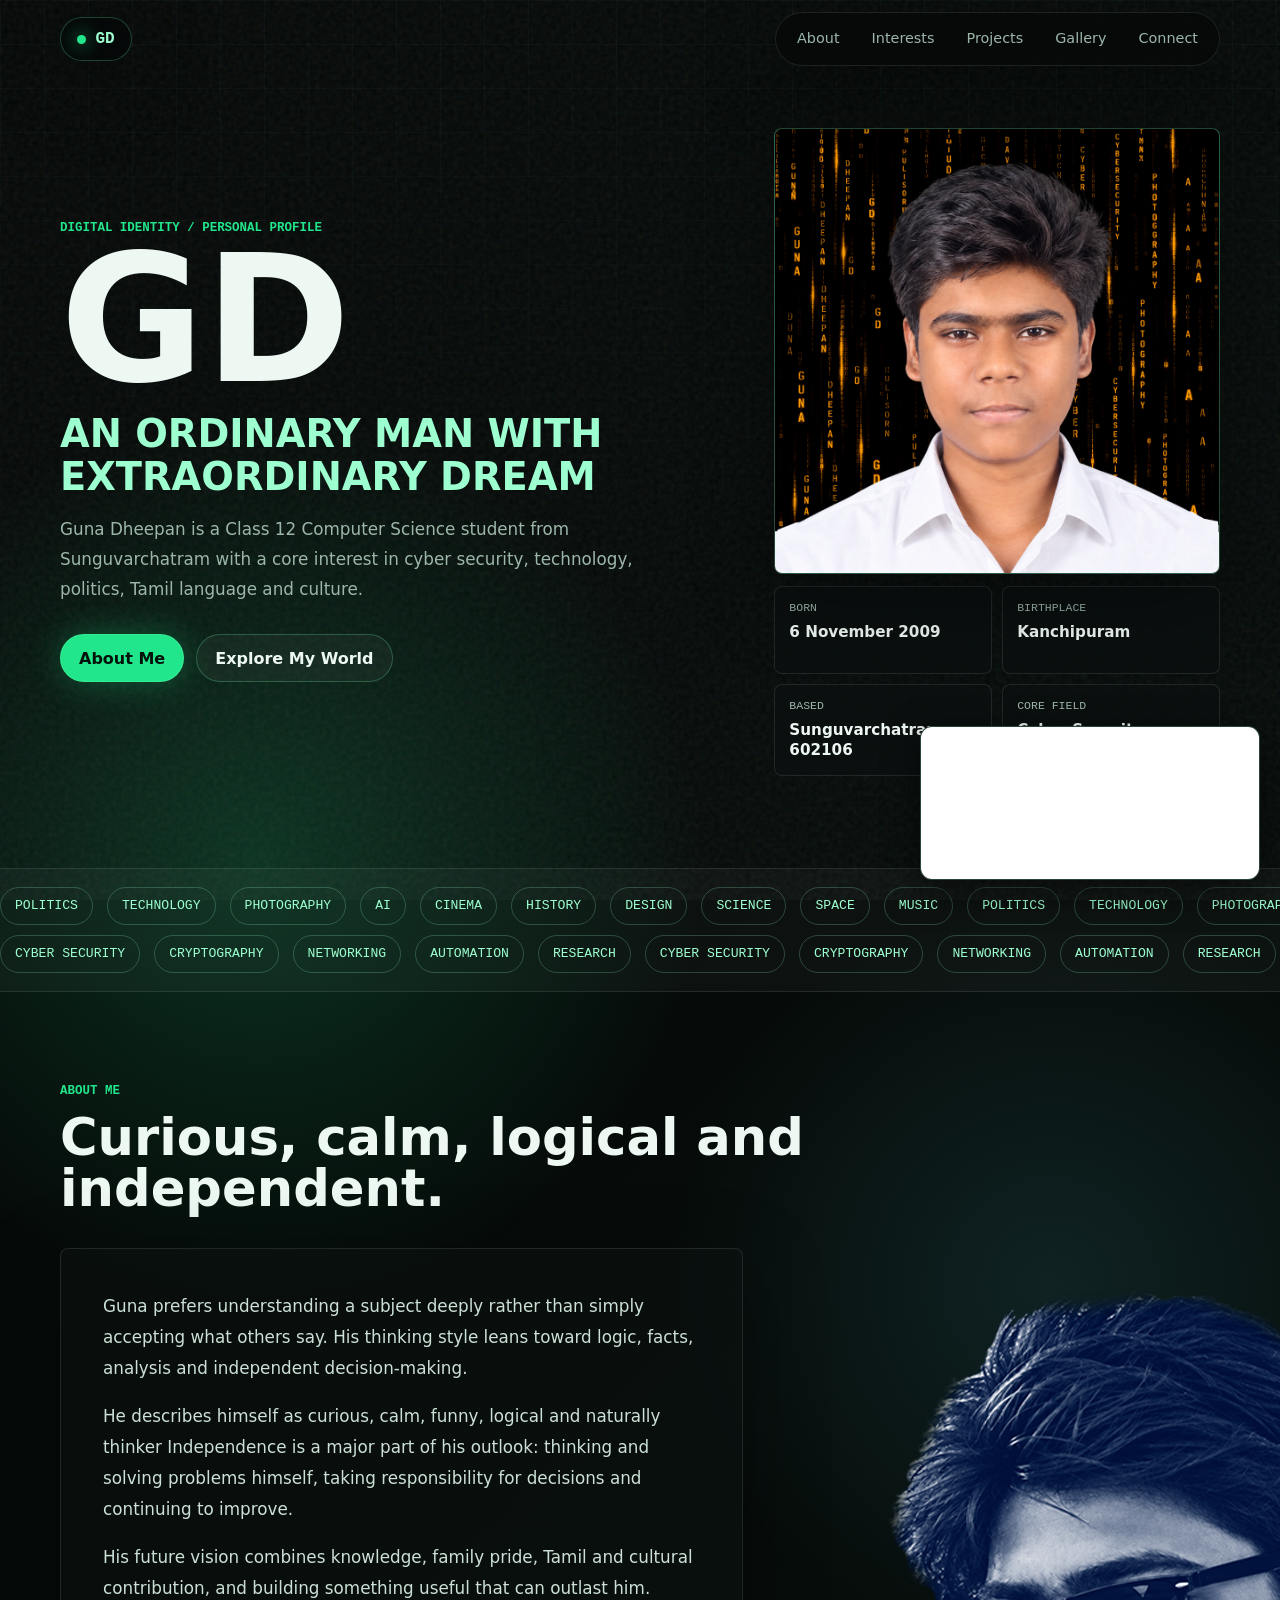
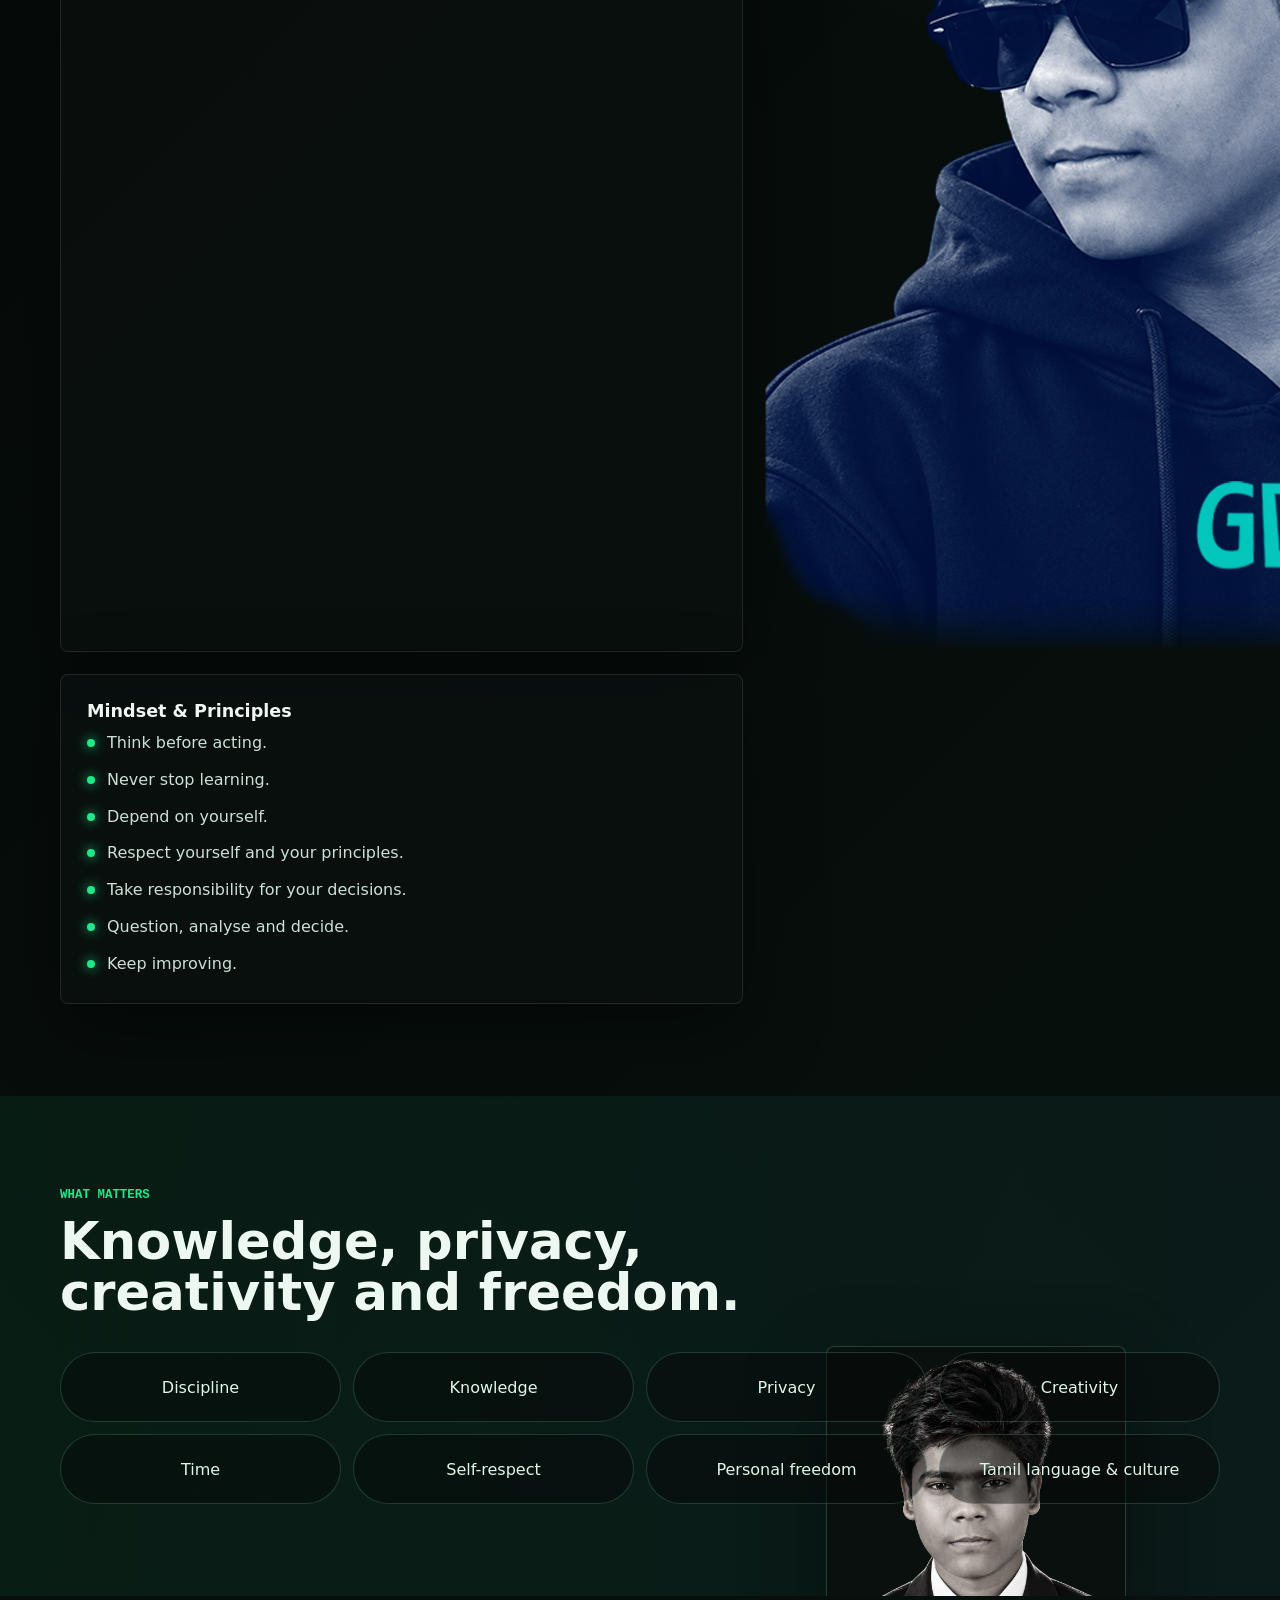
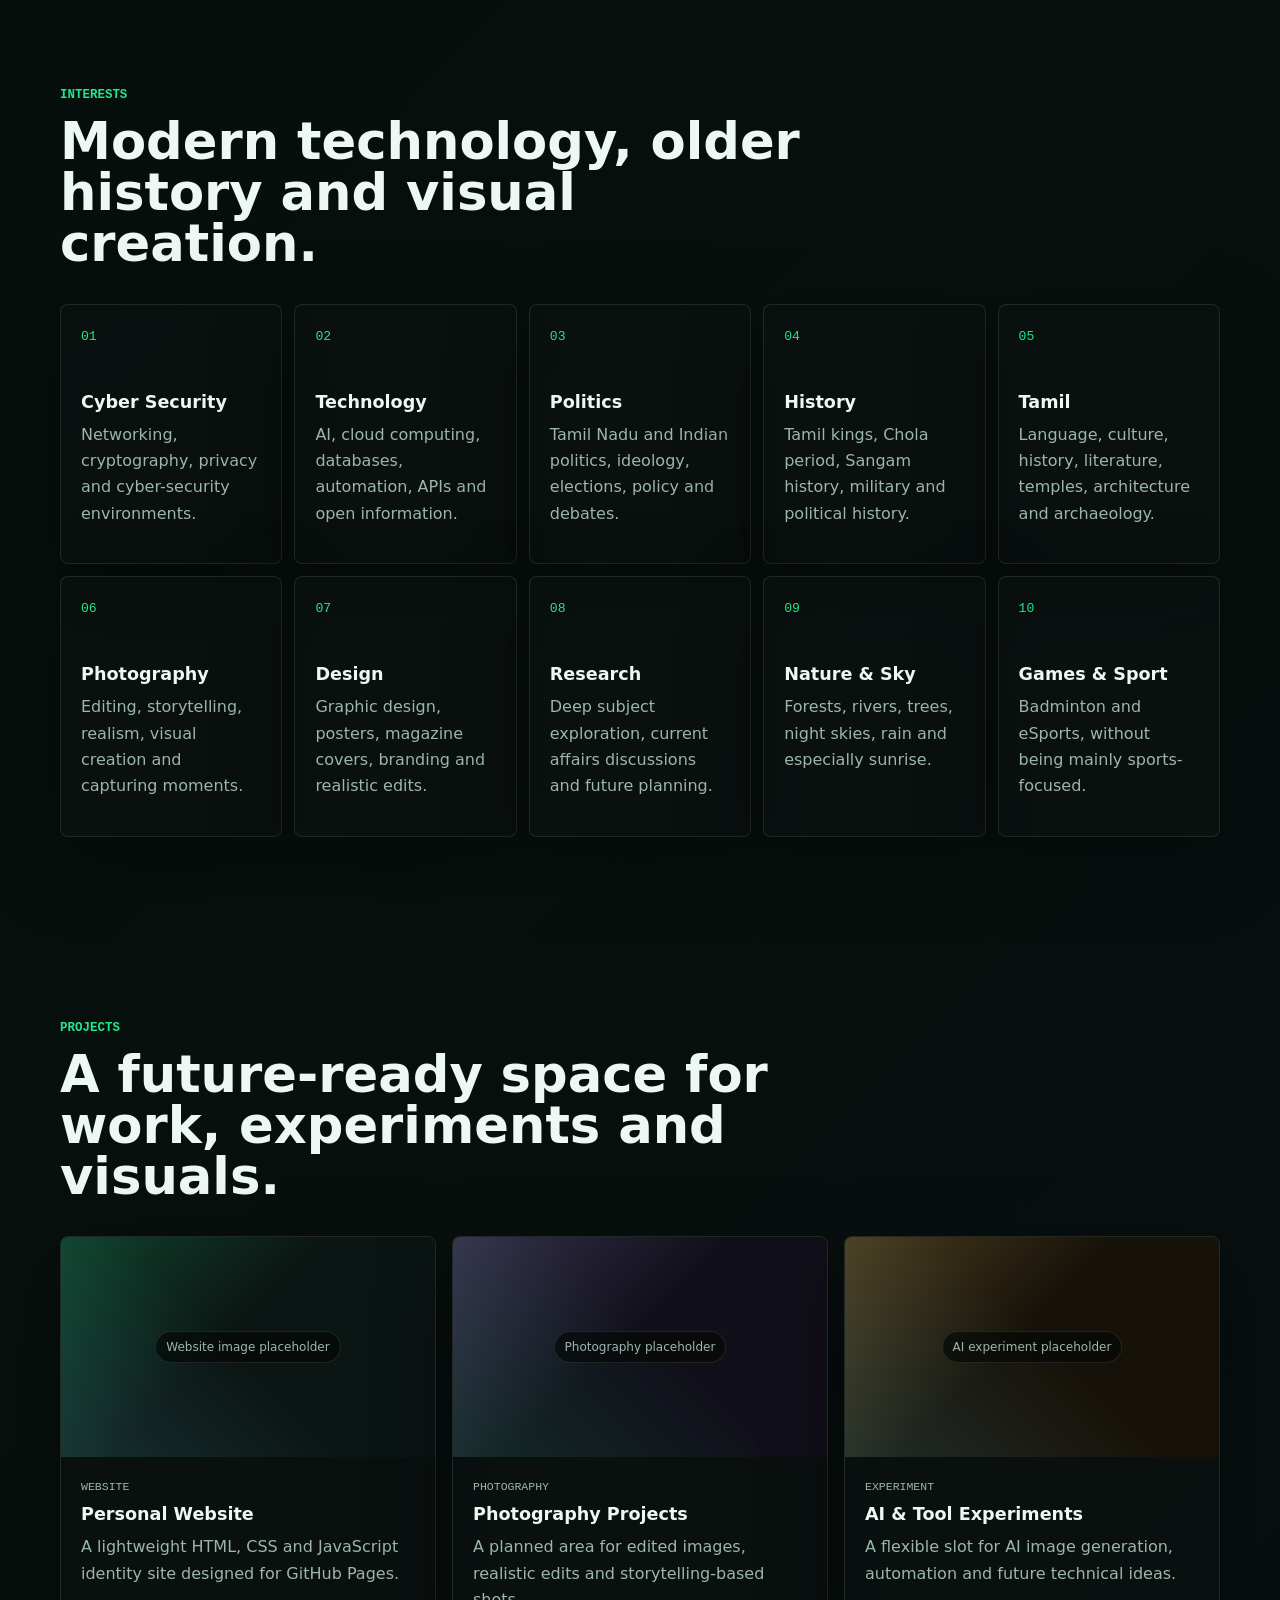
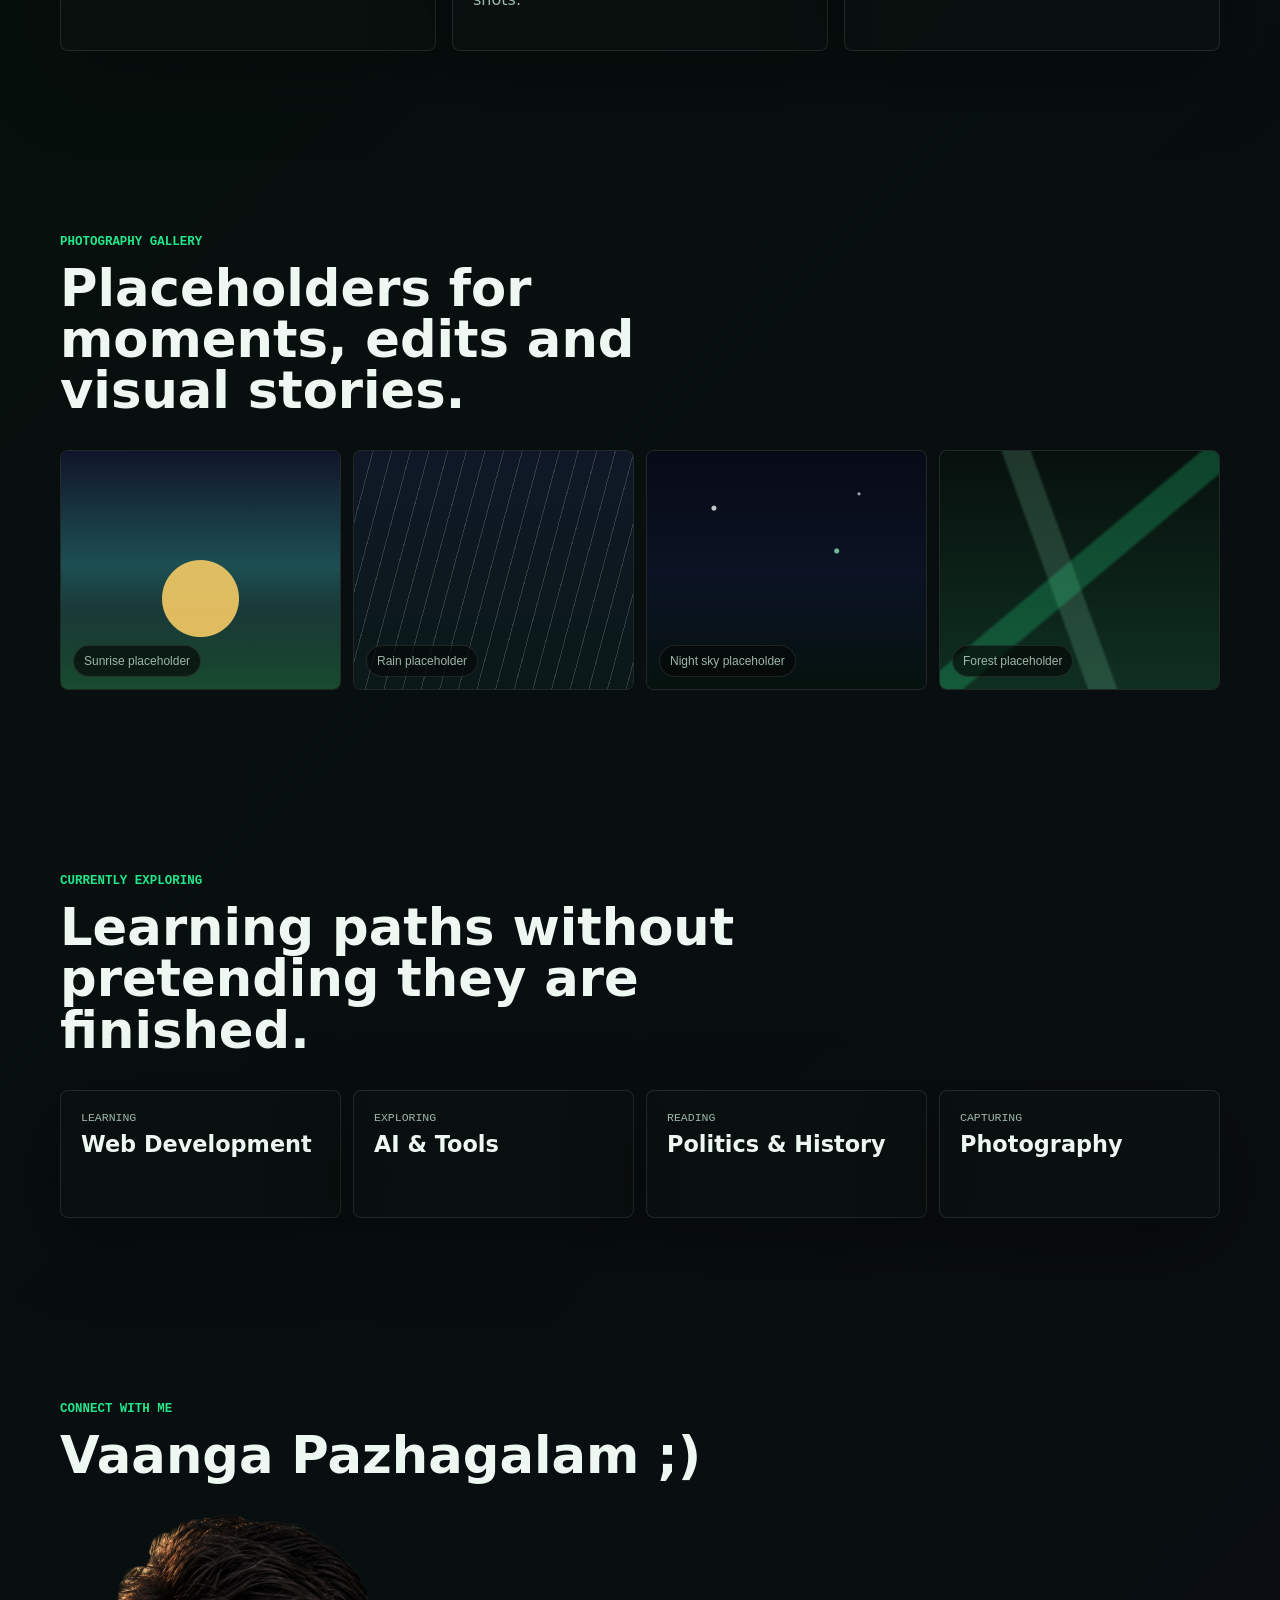
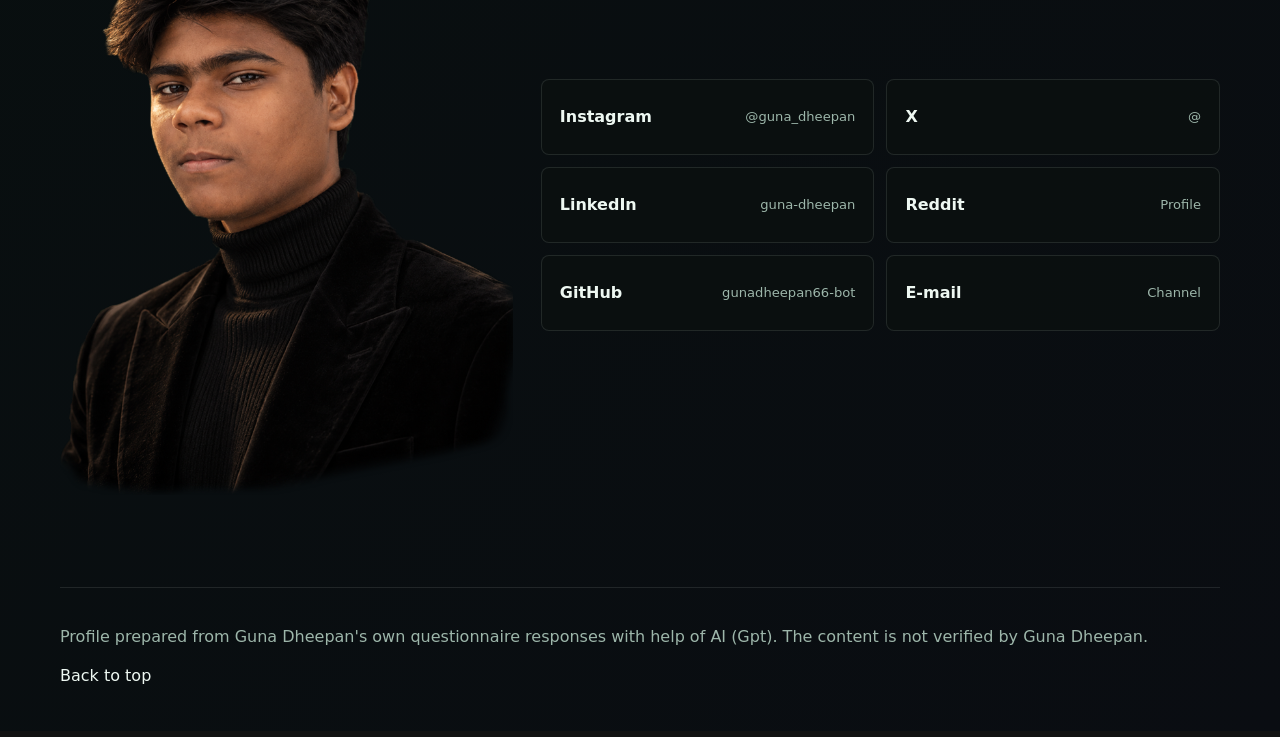
<file: index.html>
<!DOCTYPE html>
<html lang="en">
  <head>
    <meta charset="UTF-8" />
    <meta name="viewport" content="width=device-width, initial-scale=1.0" />
    <meta
      name="description"
      content="GD personal website - a dark digital identity for Guna Dheepan."
    />
    <link rel="icon" type="image/png" href="images/favicon.png" />
    <title>GD | Guna Dheepan</title>
    <link rel="preconnect" href="https://fonts.googleapis.com">
    <link rel="preconnect" href="https://fonts.gstatic.com" crossorigin>
    <link href="https://fonts.googleapis.com/css2?family=Share+Tech+Mono&display=swap" rel="stylesheet">
    
    <link rel="stylesheet" href="styles.css" />
  </head>
  <body>
    <div class="floating-music">
      <iframe
        src="https://open.spotify.com/embed/playlist/2EW8oSj2TWe3tAVWlCC7nK?utm_source=generator&theme=0"
        width="100%"
        height="152"
        frameborder="0"
        allow="autoplay; clipboard-write; encrypted-media; fullscreen; picture-in-picture"
        loading="lazy">
      </iframe>
    </div>
    <div class="site-shell">
      <header class="site-header" id="top">
        <a class="brand-mark" href="#top" aria-label="PANGU home">
          <span class="brand-dot"></span>
          <span>GD</span>
        </a>

        <button class="nav-toggle" type="button" aria-label="Open navigation" aria-expanded="false">
          <span></span>
          <span></span>
        </button>

        <nav class="site-nav" aria-label="Main navigation">
          <a href="#about">About</a>
          <a href="#interests">Interests</a>
          <a href="#projects">Projects</a>
          <a href="#gallery">Gallery</a>
          <a href="#connect">Connect</a>
        </nav>
      </header>

      <main>
        <section class="hero section" aria-labelledby="hero-title">
          <div class="hero-grid">
            <div class="hero-copy reveal">
              <p class="eyebrow">Digital identity / personal profile</p>
              <h1 id="hero-title">GD</h1>
              <p class="hero-tagline">
                AN ORDINARY MAN WITH EXTRAORDINARY DREAM
              </p>
              <p class="hero-intro">
                Guna Dheepan is a Class 12 Computer Science student from Sunguvarchatram with a
                core interest in cyber security, technology, politics, Tamil
                language and culture.
              </p>
              <div class="hero-actions">
                <a class="button button-primary" href="#about">About Me</a>
                <a class="button button-ghost" href="#interests">Explore My World</a>
              </div>
            </div>

            <div class="profile-frame reveal" aria-label="Profile photo placeholder">
              <div class="profile-photo">
    <img src="images/profile.png" alt="Guna Dheepan">
</div>
              <div class="quick-profile" aria-label="Quick profile">
                <div>
                  <span>Born</span>
                  <strong>6 November 2009</strong>
                </div>
                <div>
                  <span>Birthplace</span>
                  <strong>Kanchipuram</strong>
                </div>
                <div>
                  <span>Based</span>
                  <strong>Sunguvarchatram 602106</strong>
                </div>
                <div>
                  <span>Core field</span>
                  <strong>Cyber Security</strong>
                </div>
              </div>
            </div>
          </div>
        </section>

        <section class="ticker-section" aria-label="Moving interest labels">
          <div class="ticker-row">
            <div class="ticker-track">
              <span>POLITICS</span><span>TECHNOLOGY</span><span>PHOTOGRAPHY</span><span>AI</span>
              <span>CINEMA</span><span>HISTORY</span><span>DESIGN</span><span>SCIENCE</span>
              <span>SPACE</span><span>MUSIC</span>
              <span>POLITICS</span><span>TECHNOLOGY</span><span>PHOTOGRAPHY</span><span>AI</span>
              <span>CINEMA</span><span>HISTORY</span><span>DESIGN</span><span>SCIENCE</span>
              <span>SPACE</span><span>MUSIC</span>
            </div>
          </div>
          <div class="ticker-row ticker-row-reverse">
            <div class="ticker-track">
              <span>CYBER SECURITY</span><span>CRYPTOGRAPHY</span><span>NETWORKING</span>
              <span>AUTOMATION</span><span>RESEARCH</span>
              <span>CYBER SECURITY</span><span>CRYPTOGRAPHY</span><span>NETWORKING</span>
              <span>AUTOMATION</span><span>RESEARCH</span>
            </div>
          </div>
        </section>

        <section class="section about-section" id="about" aria-labelledby="about-title">
          <div class="section-heading reveal">
            <p class="eyebrow">About me</p>
            <h2 id="about-title">Curious, calm, logical and independent.</h2>
          </div>

          <div class="about-layout">
            <article class="about-main reveal">
              <p>
                Guna prefers understanding a subject deeply rather than simply accepting what
                others say. His thinking style leans toward logic, facts, analysis and independent
                decision-making.
              </p>
              <p>
                He describes himself as curious, calm, funny, logical and naturally thinker
                Independence is a major part of his outlook: thinking and solving problems himself,
                taking responsibility for decisions and continuing to improve.
              </p>
              <p>
                His future vision combines knowledge, family pride, Tamil and cultural
                contribution, and building something useful that can outlast him.
              </p>
            </article>

            <div class="about-photo reveal">
              <img src="images/GD.png" alt="Guna Dheepan">
            </div>
            
            <div class="principles reveal">
              <h3>Mindset & Principles</h3>
              <ul>
                <li>Think before acting.</li>
                <li>Never stop learning.</li>
                <li>Depend on yourself.</li>
                <li>Respect yourself and your principles.</li>
                <li>Take responsibility for your decisions.</li>
                <li>Question, analyse and decide.</li>
                <li>Keep improving.</li>
              </ul>
            </div>
          </div>
        </section>

        <section class="section values-band" aria-labelledby="values-title">
          <div class="values-photo reveal">
            <img src="images/DP Web.png" alt="Guna Dheepan">
          </div>
          <div class="section-heading reveal">
            <p class="eyebrow">What matters</p>
            <h2 id="values-title">Knowledge, privacy, creativity and freedom.</h2>
          </div>
          <div class="value-grid">
                        <div class="value-pill reveal">Discipline</div>
            <div class="value-pill reveal">Knowledge</div>
            <div class="value-pill reveal">Privacy</div>
            <div class="value-pill reveal">Creativity</div>
            <div class="value-pill reveal">Time</div>
            <div class="value-pill reveal">Self-respect</div>
            <div class="value-pill reveal">Personal freedom</div>
            <div class="value-pill reveal">Tamil language & culture</div>
          </div>
        </section>

        <section class="section interests-section" id="interests" aria-labelledby="interests-title">
          <div class="section-heading reveal">
            <p class="eyebrow">Interests</p>
            <h2 id="interests-title">Modern technology, older history and visual creation.</h2>
          </div>

          <div class="interest-grid">
            <article class="interest-card reveal">
              <span class="card-icon">01</span>
              <h3>Cyber Security</h3>
              <p>Networking, cryptography, privacy and cyber-security environments.</p>
            </article>
            <article class="interest-card reveal">
              <span class="card-icon">02</span>
              <h3>Technology</h3>
              <p>AI, cloud computing, databases, automation, APIs and open information.</p>
            </article>
            <article class="interest-card reveal">
              <span class="card-icon">03</span>
              <h3>Politics</h3>
              <p>Tamil Nadu and Indian politics, ideology, elections, policy and debates.</p>
            </article>
            <article class="interest-card reveal">
              <span class="card-icon">04</span>
              <h3>History</h3>
              <p>Tamil kings, Chola period, Sangam history, military and political history.</p>
            </article>
            <article class="interest-card reveal">
              <span class="card-icon">05</span>
              <h3>Tamil</h3>
              <p>Language, culture, history, literature, temples, architecture and archaeology.</p>
            </article>
            <article class="interest-card reveal">
              <span class="card-icon">06</span>
              <h3>Photography</h3>
              <p>Editing, storytelling, realism, visual creation and capturing moments.</p>
            </article>
            <article class="interest-card reveal">
              <span class="card-icon">07</span>
              <h3>Design</h3>
              <p>Graphic design, posters, magazine covers, branding and realistic edits.</p>
            </article>
            <article class="interest-card reveal">
              <span class="card-icon">08</span>
              <h3>Research</h3>
              <p>Deep subject exploration, current affairs discussions and future planning.</p>
            </article>
            <article class="interest-card reveal">
              <span class="card-icon">09</span>
              <h3>Nature & Sky</h3>
              <p>Forests, rivers, trees, night skies, rain and especially sunrise.</p>
            </article>
            <article class="interest-card reveal">
              <span class="card-icon">10</span>
              <h3>Games & Sport</h3>
              <p>Badminton and eSports, without being mainly sports-focused.</p>
            </article>
          </div>
        </section>

        <section class="section projects-section" id="projects" aria-labelledby="projects-title">
          <div class="section-heading reveal">
            <p class="eyebrow">Projects</p>
            <h2 id="projects-title">A future-ready space for work, experiments and visuals.</h2>
          </div>

          <div class="project-grid">
            <article class="project-card reveal">
              <div class="project-image placeholder-visual">
                <span>Website image placeholder</span>
              </div>
              <div class="project-body">
                <p class="project-type">Website</p>
                <h3>Personal Website</h3>
                <p>A lightweight HTML, CSS and JavaScript identity site designed for GitHub Pages.</p>
              </div>
            </article>
            <article class="project-card reveal">
              <div class="project-image placeholder-visual variant-purple">
                <span>Photography placeholder</span>
              </div>
              <div class="project-body">
                <p class="project-type">Photography</p>
                <h3>Photography Projects</h3>
                <p>A planned area for edited images, realistic edits and storytelling-based shots.</p>
              </div>
            </article>
            <article class="project-card reveal">
              <div class="project-image placeholder-visual variant-amber">
                <span>AI experiment placeholder</span>
              </div>
              <div class="project-body">
                <p class="project-type">Experiment</p>
                <h3>AI & Tool Experiments</h3>
                <p>A flexible slot for AI image generation, automation and future technical ideas.</p>
              </div>
            </article>
          </div>
        </section>

        <section class="section gallery-section" id="gallery" aria-labelledby="gallery-title">
          <div class="section-heading reveal">
            <p class="eyebrow">Photography gallery</p>
            <h2 id="gallery-title">Placeholders for moments, edits and visual stories.</h2>
          </div>

          <div class="gallery-grid">
            <button class="gallery-item reveal" type="button" data-title="Sunrise Placeholder">
              <span class="gallery-visual sunrise"></span>
              <span class="gallery-caption">Sunrise placeholder</span>
            </button>
            <button class="gallery-item reveal" type="button" data-title="Rain Placeholder">
              <span class="gallery-visual rain"></span>
              <span class="gallery-caption">Rain placeholder</span>
            </button>
            <button class="gallery-item reveal" type="button" data-title="Night Sky Placeholder">
              <span class="gallery-visual night"></span>
              <span class="gallery-caption">Night sky placeholder</span>
            </button>
            <button class="gallery-item reveal" type="button" data-title="Forest Placeholder">
              <span class="gallery-visual forest"></span>
              <span class="gallery-caption">Forest placeholder</span>
            </button>
          </div>
        </section>

        <section class="section exploring-section" aria-labelledby="exploring-title">
          <div class="section-heading reveal">
            <p class="eyebrow">Currently exploring</p>
            <h2 id="exploring-title">Learning paths without pretending they are finished.</h2>
          </div>
          <div class="exploring-grid">
            <div class="exploring-item reveal">
              <span>Learning</span>
              <strong>Web Development</strong>
            </div>
            <div class="exploring-item reveal">
              <span>Exploring</span>
              <strong>AI & Tools</strong>
            </div>
            <div class="exploring-item reveal">
              <span>Reading</span>
              <strong>Politics & History</strong>
            </div>
            <div class="exploring-item reveal">
              <span>Capturing</span>
              <strong>Photography</strong>
            </div>
          </div>
        </section>

        <section class="section connect-section" id="connect" aria-labelledby="connect-title">
          <div class="section-heading reveal">
            <p class="eyebrow">Connect with me</p>
            <h2 id="connect-title">Vaanga Pazhagalam ;)</h2>
          </div>
        
          <div class="connect-layout">
            <div class="social-photo reveal">
              <img src="images/Layer 6.png" alt="Guna Dheepan">
            </div>
        
            <div class="social-grid">
              <a class="social-card reveal" href="https://www.instagram.com/guna_dheepan/" target="_blank" rel="noopener">
                Instagram <span>@guna_dheepan</span>
              </a>
        
              <a class="social-card reveal" href="https://x.com/" target="_blank" rel="noopener">
                X <span>@</span>
              </a>
        
              <a class="social-card reveal" href="https://www.linkedin.com/in/guna-dheepan/" target="_blank" rel="noopener">
                LinkedIn <span>guna-dheepan</span>
              </a>
        
              <a class="social-card reveal" href="YOUR_REDDIT_URL" target="_blank" rel="noopener">
                Reddit <span>Profile</span>
              </a>
        
              <a class="social-card reveal" href="https://github.com/gunadheepan66-bot" target="_blank" rel="noopener">
                GitHub <span>gunadheepan66-bot</span>
              </a>
        
              <a class="social-card reveal" href="https://mail.google.com/mail/?view=cm&fs=1&to=gunadheepan11@gmail.com&su=Enquiry" target="_blank" rel="noopener">
                E-mail <span>Channel</span>
              </a>
            </div>
          </div>
        </section>
      </main>

      <footer class="site-footer">
        <p>Profile prepared from Guna Dheepan's own questionnaire responses
        with help of AI (Gpt). The content is not verified by Guna Dheepan.</p>
        <a href="#top">Back to top</a>
      </footer>
    </div>

    <div class="lightbox" role="dialog" aria-modal="true" aria-label="Gallery preview" hidden>
      <button class="lightbox-close" type="button" aria-label="Close gallery preview">Close</button>
      <div class="lightbox-art"></div>
      <p class="lightbox-title"></p>
    </div>

    <div class="birthday-layer" aria-hidden="true"></div>
    <script src="script.js"></script>
  </body>
</html>
</file>
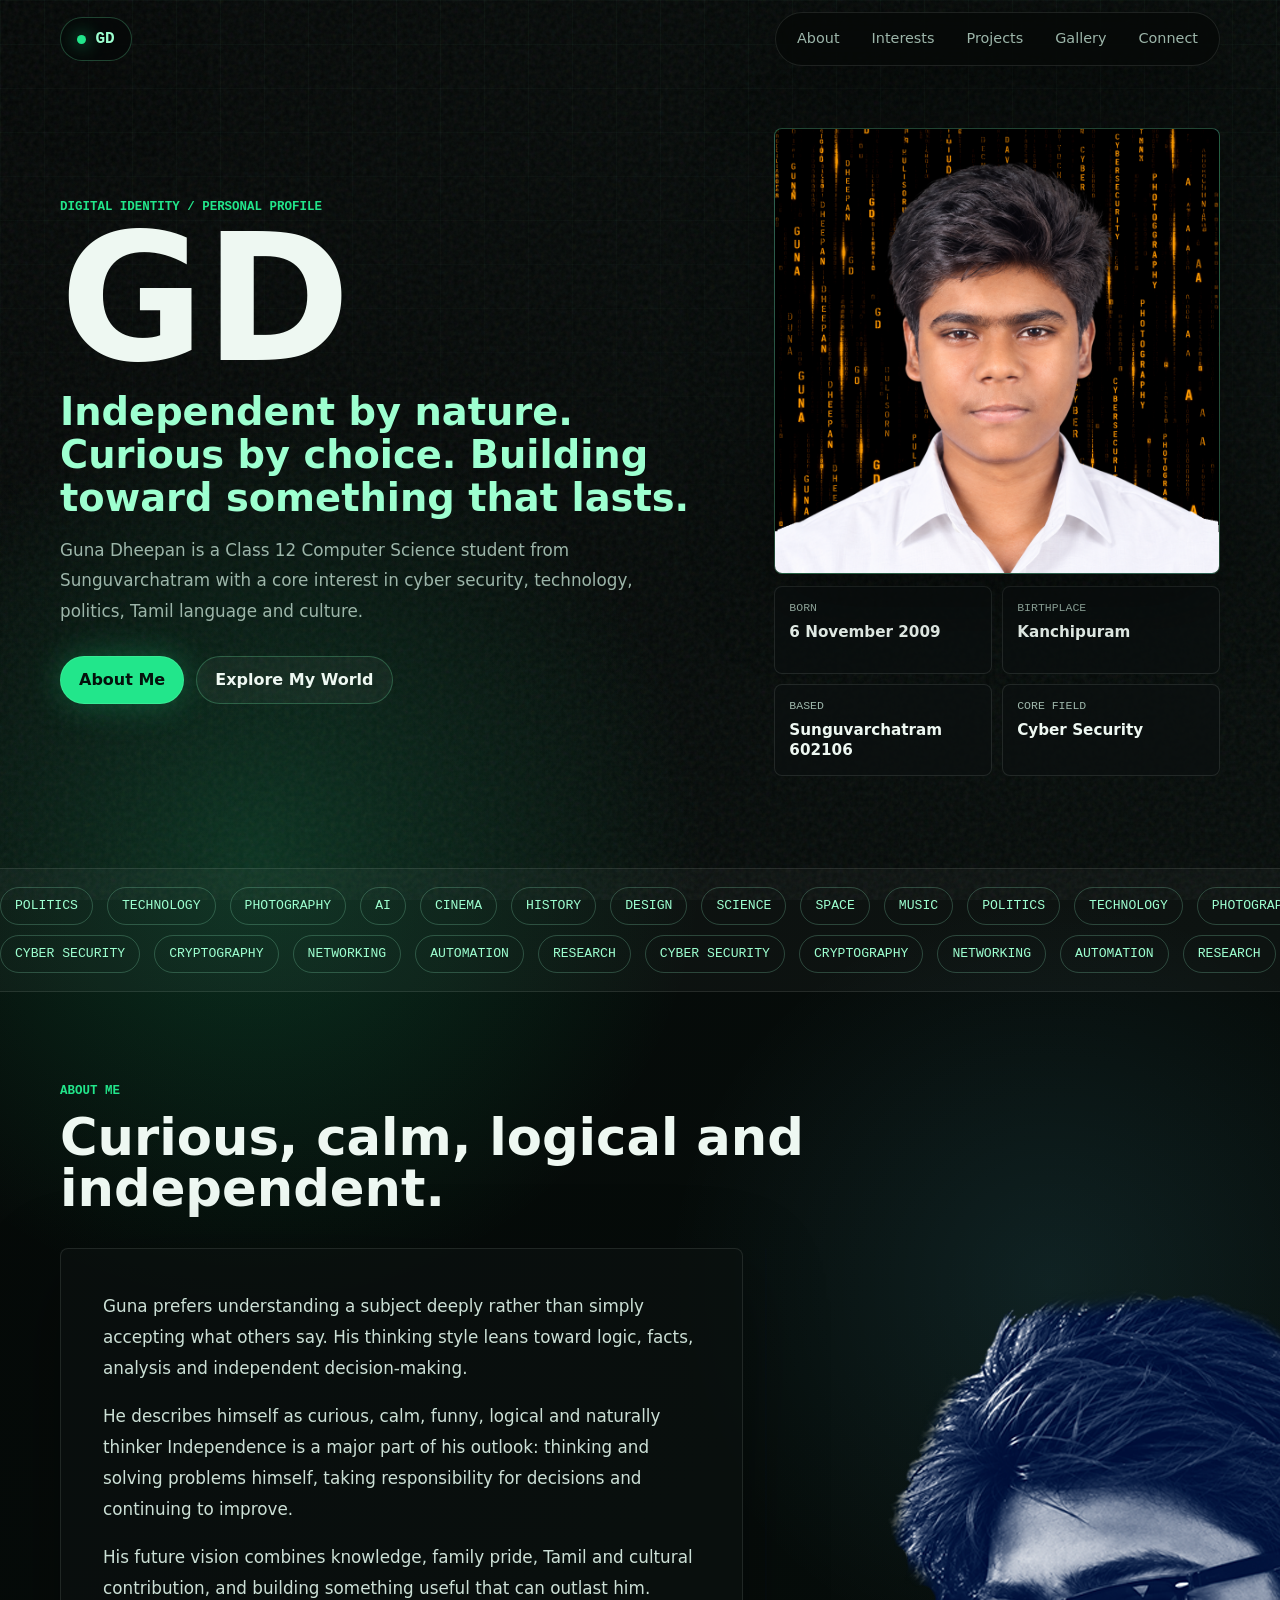
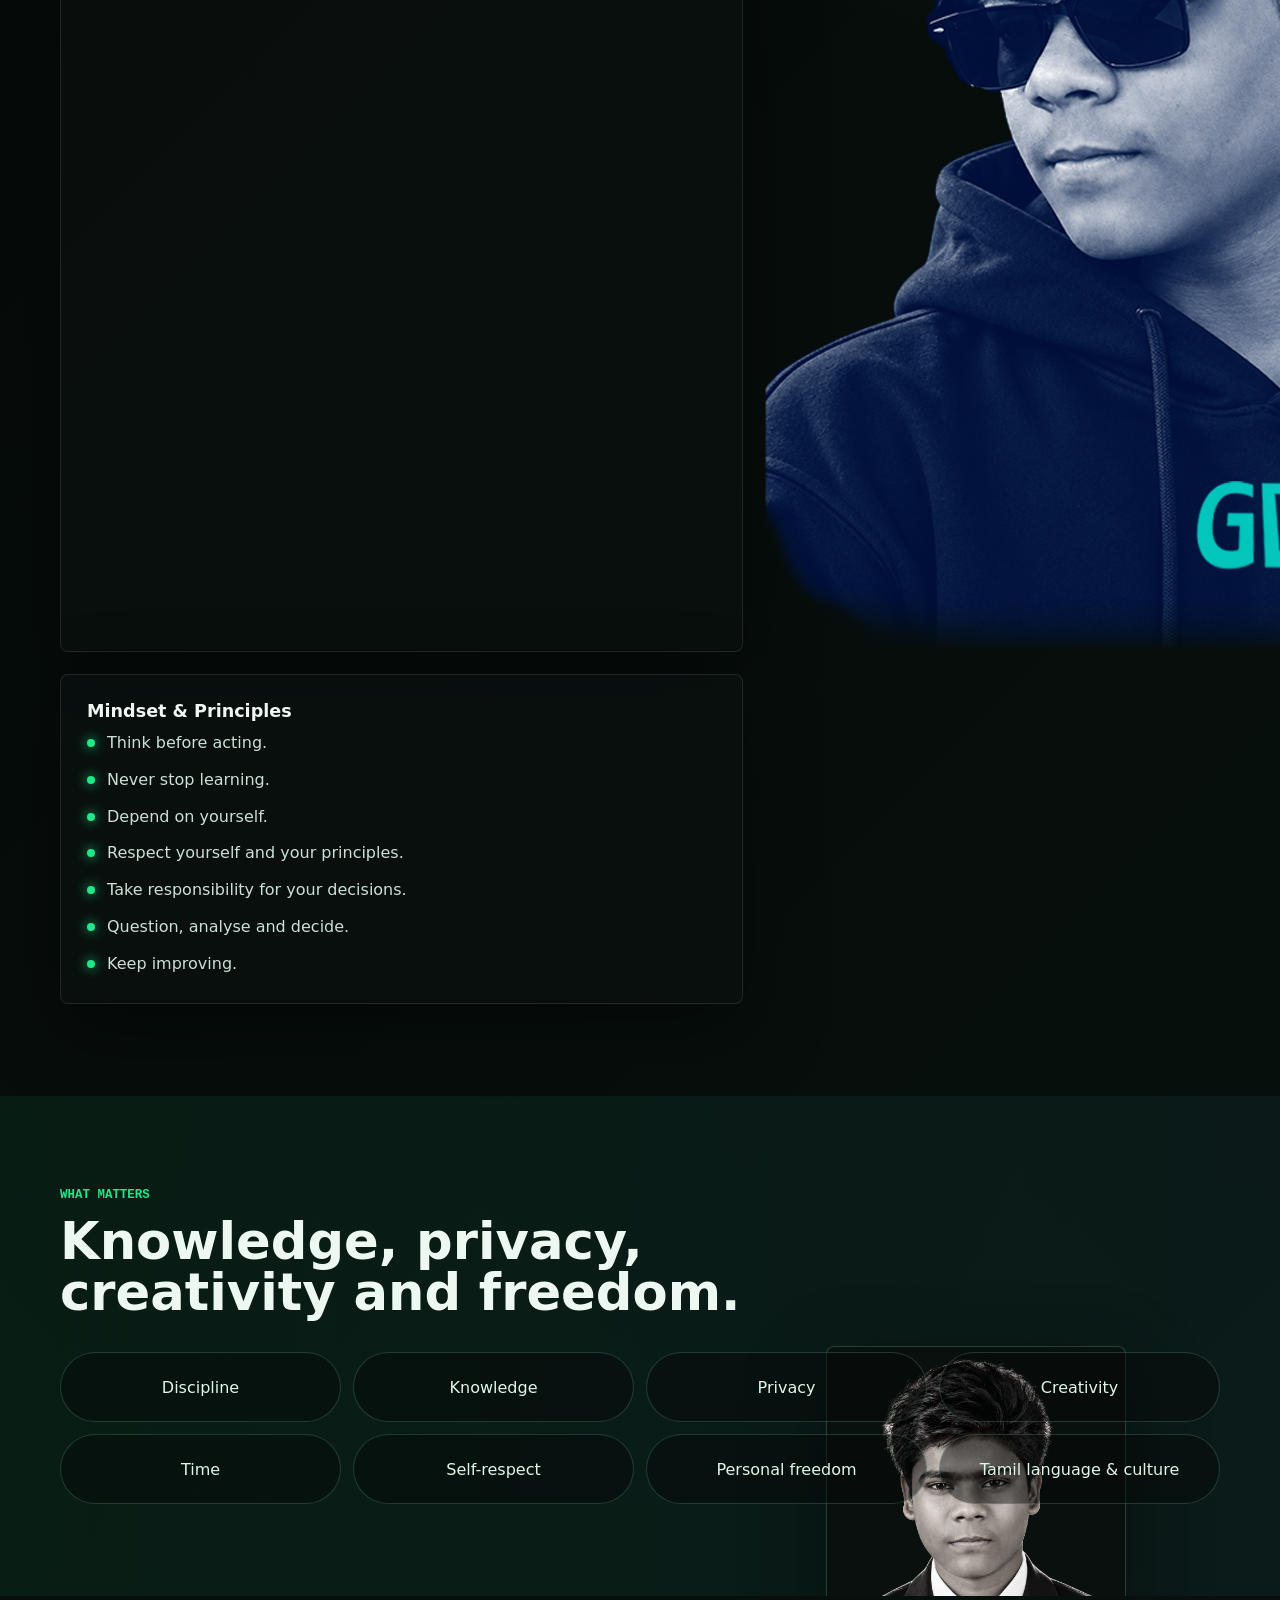
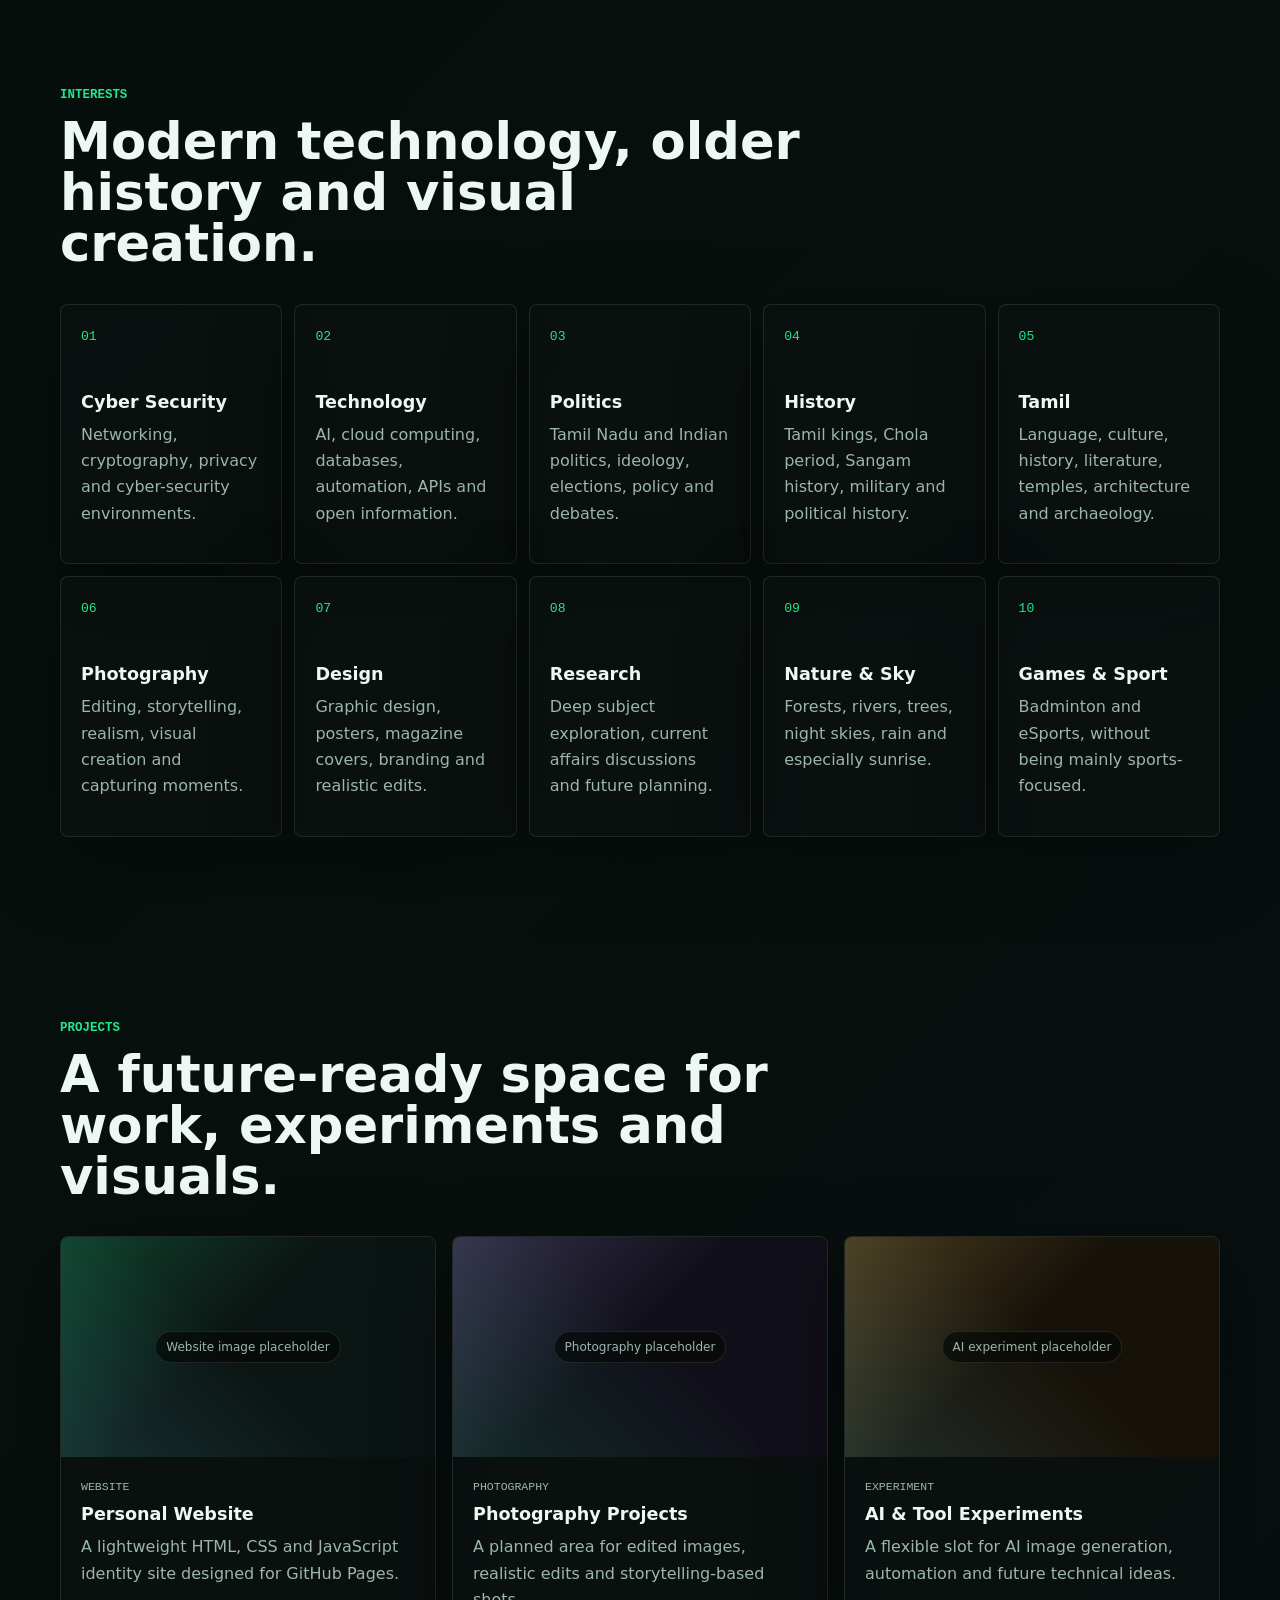
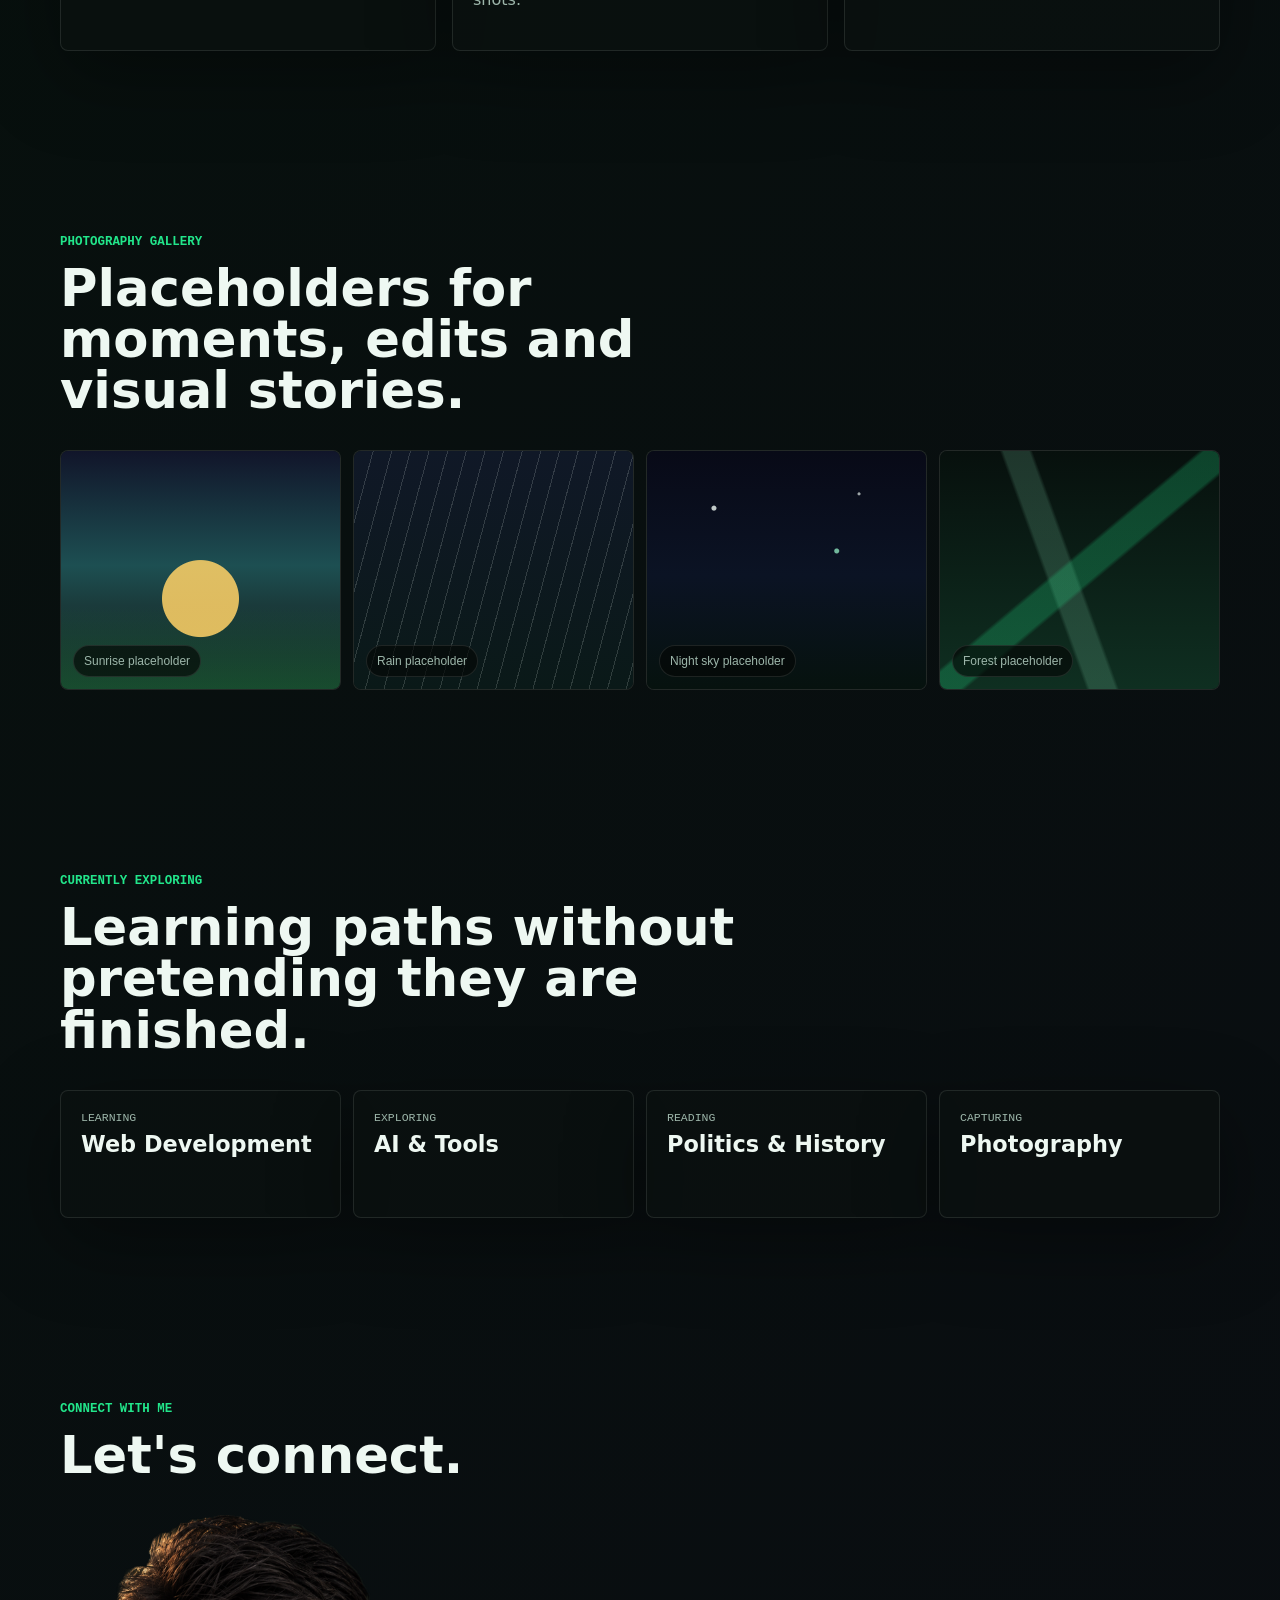
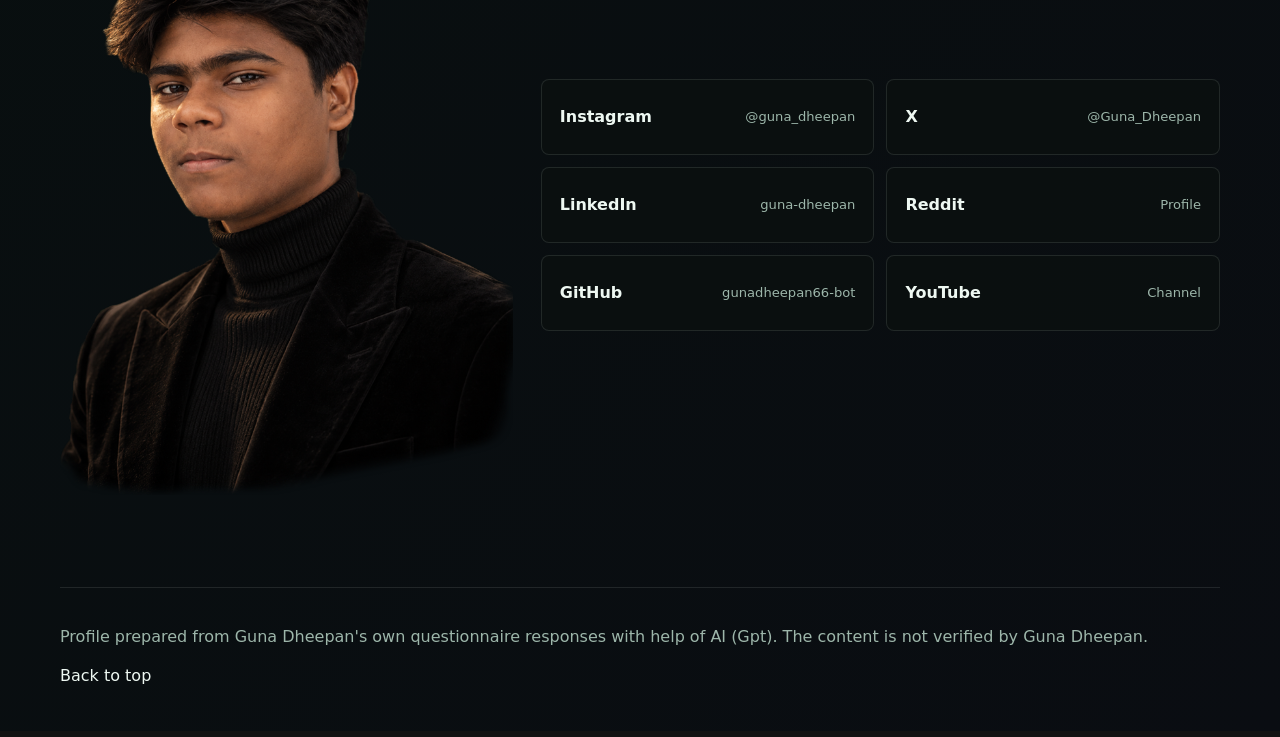
<file: Files/index.html>
<!DOCTYPE html>
<html lang="en">
  <head>
    <meta charset="UTF-8" />
    <meta name="viewport" content="width=device-width, initial-scale=1.0" />
    <meta
      name="description"
      content="GD personal website - a dark digital identity for Guna Dheepan."
    />
    <link rel="icon" type="image/png" href="images/favicon.png" />
    <title>GD| Guna Dheepan</title>
    <link rel="preconnect" href="https://fonts.googleapis.com">
    <link rel="preconnect" href="https://fonts.gstatic.com" crossorigin>
    <link href="https://fonts.googleapis.com/css2?family=Share+Tech+Mono&display=swap" rel="stylesheet">
    
    <link rel="stylesheet" href="styles.css" />
  </head>
  <body>
    <div class="site-shell">
      <header class="site-header" id="top">
        <a class="brand-mark" href="#top" aria-label="PANGU home">
          <span class="brand-dot"></span>
          <span>GD</span>
        </a>

        <button class="nav-toggle" type="button" aria-label="Open navigation" aria-expanded="false">
          <span></span>
          <span></span>
        </button>

        <nav class="site-nav" aria-label="Main navigation">
          <a href="#about">About</a>
          <a href="#interests">Interests</a>
          <a href="#projects">Projects</a>
          <a href="#gallery">Gallery</a>
          <a href="#connect">Connect</a>
        </nav>
      </header>

      <main>
        <section class="hero section" aria-labelledby="hero-title">
          <div class="hero-grid">
            <div class="hero-copy reveal">
              <p class="eyebrow">Digital identity / personal profile</p>
              <h1 id="hero-title">GD</h1>
              <p class="hero-tagline">
                Independent by nature. Curious by choice. Building toward something that lasts.
              </p>
              <p class="hero-intro">
                Guna Dheepan is a Class 12 Computer Science student from Sunguvarchatram with a
                core interest in cyber security, technology, politics, Tamil
                language and culture.
              </p>
              <div class="hero-actions">
                <a class="button button-primary" href="#about">About Me</a>
                <a class="button button-ghost" href="#interests">Explore My World</a>
              </div>
            </div>

            <div class="profile-frame reveal" aria-label="Profile photo placeholder">
              <div class="profile-photo">
    <img src="images/profile.png" alt="Guna Dheepan">
</div>
              <div class="quick-profile" aria-label="Quick profile">
                <div>
                  <span>Born</span>
                  <strong>6 November 2009</strong>
                </div>
                <div>
                  <span>Birthplace</span>
                  <strong>Kanchipuram</strong>
                </div>
                <div>
                  <span>Based</span>
                  <strong>Sunguvarchatram 602106</strong>
                </div>
                <div>
                  <span>Core field</span>
                  <strong>Cyber Security</strong>
                </div>
              </div>
            </div>
          </div>
        </section>

        <section class="ticker-section" aria-label="Moving interest labels">
          <div class="ticker-row">
            <div class="ticker-track">
              <span>POLITICS</span><span>TECHNOLOGY</span><span>PHOTOGRAPHY</span><span>AI</span>
              <span>CINEMA</span><span>HISTORY</span><span>DESIGN</span><span>SCIENCE</span>
              <span>SPACE</span><span>MUSIC</span>
              <span>POLITICS</span><span>TECHNOLOGY</span><span>PHOTOGRAPHY</span><span>AI</span>
              <span>CINEMA</span><span>HISTORY</span><span>DESIGN</span><span>SCIENCE</span>
              <span>SPACE</span><span>MUSIC</span>
            </div>
          </div>
          <div class="ticker-row ticker-row-reverse">
            <div class="ticker-track">
              <span>CYBER SECURITY</span><span>CRYPTOGRAPHY</span><span>NETWORKING</span>
              <span>AUTOMATION</span><span>RESEARCH</span>
              <span>CYBER SECURITY</span><span>CRYPTOGRAPHY</span><span>NETWORKING</span>
              <span>AUTOMATION</span><span>RESEARCH</span>
            </div>
          </div>
        </section>

        <section class="section about-section" id="about" aria-labelledby="about-title">
          <div class="section-heading reveal">
            <p class="eyebrow">About me</p>
            <h2 id="about-title">Curious, calm, logical and independent.</h2>
          </div>

          <div class="about-layout">
            <article class="about-main reveal">
              <p>
                Guna prefers understanding a subject deeply rather than simply accepting what
                others say. His thinking style leans toward logic, facts, analysis and independent
                decision-making.
              </p>
              <p>
                He describes himself as curious, calm, funny, logical and naturally thinker
                Independence is a major part of his outlook: thinking and solving problems himself,
                taking responsibility for decisions and continuing to improve.
              </p>
              <p>
                His future vision combines knowledge, family pride, Tamil and cultural
                contribution, and building something useful that can outlast him.
              </p>
            </article>

            <div class="about-photo reveal">
              <img src="images/GD.png" alt="Guna Dheepan">
            </div>
            
            <div class="principles reveal">
              <h3>Mindset & Principles</h3>
              <ul>
                <li>Think before acting.</li>
                <li>Never stop learning.</li>
                <li>Depend on yourself.</li>
                <li>Respect yourself and your principles.</li>
                <li>Take responsibility for your decisions.</li>
                <li>Question, analyse and decide.</li>
                <li>Keep improving.</li>
              </ul>
            </div>
          </div>
        </section>

        <section class="section values-band" aria-labelledby="values-title">
          <div class="values-photo reveal">
            <img src="images/DP Web.png" alt="Guna Dheepan">
          </div>
          <div class="section-heading reveal">
            <p class="eyebrow">What matters</p>
            <h2 id="values-title">Knowledge, privacy, creativity and freedom.</h2>
          </div>
          <div class="value-grid">
                        <div class="value-pill reveal">Discipline</div>
            <div class="value-pill reveal">Knowledge</div>
            <div class="value-pill reveal">Privacy</div>
            <div class="value-pill reveal">Creativity</div>
            <div class="value-pill reveal">Time</div>
            <div class="value-pill reveal">Self-respect</div>
            <div class="value-pill reveal">Personal freedom</div>
            <div class="value-pill reveal">Tamil language & culture</div>
          </div>
        </section>

        <section class="section interests-section" id="interests" aria-labelledby="interests-title">
          <div class="section-heading reveal">
            <p class="eyebrow">Interests</p>
            <h2 id="interests-title">Modern technology, older history and visual creation.</h2>
          </div>

          <div class="interest-grid">
            <article class="interest-card reveal">
              <span class="card-icon">01</span>
              <h3>Cyber Security</h3>
              <p>Networking, cryptography, privacy and cyber-security environments.</p>
            </article>
            <article class="interest-card reveal">
              <span class="card-icon">02</span>
              <h3>Technology</h3>
              <p>AI, cloud computing, databases, automation, APIs and open information.</p>
            </article>
            <article class="interest-card reveal">
              <span class="card-icon">03</span>
              <h3>Politics</h3>
              <p>Tamil Nadu and Indian politics, ideology, elections, policy and debates.</p>
            </article>
            <article class="interest-card reveal">
              <span class="card-icon">04</span>
              <h3>History</h3>
              <p>Tamil kings, Chola period, Sangam history, military and political history.</p>
            </article>
            <article class="interest-card reveal">
              <span class="card-icon">05</span>
              <h3>Tamil</h3>
              <p>Language, culture, history, literature, temples, architecture and archaeology.</p>
            </article>
            <article class="interest-card reveal">
              <span class="card-icon">06</span>
              <h3>Photography</h3>
              <p>Editing, storytelling, realism, visual creation and capturing moments.</p>
            </article>
            <article class="interest-card reveal">
              <span class="card-icon">07</span>
              <h3>Design</h3>
              <p>Graphic design, posters, magazine covers, branding and realistic edits.</p>
            </article>
            <article class="interest-card reveal">
              <span class="card-icon">08</span>
              <h3>Research</h3>
              <p>Deep subject exploration, current affairs discussions and future planning.</p>
            </article>
            <article class="interest-card reveal">
              <span class="card-icon">09</span>
              <h3>Nature & Sky</h3>
              <p>Forests, rivers, trees, night skies, rain and especially sunrise.</p>
            </article>
            <article class="interest-card reveal">
              <span class="card-icon">10</span>
              <h3>Games & Sport</h3>
              <p>Badminton and eSports, without being mainly sports-focused.</p>
            </article>
          </div>
        </section>

        <section class="section projects-section" id="projects" aria-labelledby="projects-title">
          <div class="section-heading reveal">
            <p class="eyebrow">Projects</p>
            <h2 id="projects-title">A future-ready space for work, experiments and visuals.</h2>
          </div>

          <div class="project-grid">
            <article class="project-card reveal">
              <div class="project-image placeholder-visual">
                <span>Website image placeholder</span>
              </div>
              <div class="project-body">
                <p class="project-type">Website</p>
                <h3>Personal Website</h3>
                <p>A lightweight HTML, CSS and JavaScript identity site designed for GitHub Pages.</p>
              </div>
            </article>
            <article class="project-card reveal">
              <div class="project-image placeholder-visual variant-purple">
                <span>Photography placeholder</span>
              </div>
              <div class="project-body">
                <p class="project-type">Photography</p>
                <h3>Photography Projects</h3>
                <p>A planned area for edited images, realistic edits and storytelling-based shots.</p>
              </div>
            </article>
            <article class="project-card reveal">
              <div class="project-image placeholder-visual variant-amber">
                <span>AI experiment placeholder</span>
              </div>
              <div class="project-body">
                <p class="project-type">Experiment</p>
                <h3>AI & Tool Experiments</h3>
                <p>A flexible slot for AI image generation, automation and future technical ideas.</p>
              </div>
            </article>
          </div>
        </section>

        <section class="section gallery-section" id="gallery" aria-labelledby="gallery-title">
          <div class="section-heading reveal">
            <p class="eyebrow">Photography gallery</p>
            <h2 id="gallery-title">Placeholders for moments, edits and visual stories.</h2>
          </div>

          <div class="gallery-grid">
            <button class="gallery-item reveal" type="button" data-title="Sunrise Placeholder">
              <span class="gallery-visual sunrise"></span>
              <span class="gallery-caption">Sunrise placeholder</span>
            </button>
            <button class="gallery-item reveal" type="button" data-title="Rain Placeholder">
              <span class="gallery-visual rain"></span>
              <span class="gallery-caption">Rain placeholder</span>
            </button>
            <button class="gallery-item reveal" type="button" data-title="Night Sky Placeholder">
              <span class="gallery-visual night"></span>
              <span class="gallery-caption">Night sky placeholder</span>
            </button>
            <button class="gallery-item reveal" type="button" data-title="Forest Placeholder">
              <span class="gallery-visual forest"></span>
              <span class="gallery-caption">Forest placeholder</span>
            </button>
          </div>
        </section>

        <section class="section exploring-section" aria-labelledby="exploring-title">
          <div class="section-heading reveal">
            <p class="eyebrow">Currently exploring</p>
            <h2 id="exploring-title">Learning paths without pretending they are finished.</h2>
          </div>
          <div class="exploring-grid">
            <div class="exploring-item reveal">
              <span>Learning</span>
              <strong>Web Development</strong>
            </div>
            <div class="exploring-item reveal">
              <span>Exploring</span>
              <strong>AI & Tools</strong>
            </div>
            <div class="exploring-item reveal">
              <span>Reading</span>
              <strong>Politics & History</strong>
            </div>
            <div class="exploring-item reveal">
              <span>Capturing</span>
              <strong>Photography</strong>
            </div>
          </div>
        </section>

        <section class="section connect-section" id="connect" aria-labelledby="connect-title">
          <div class="section-heading reveal">
            <p class="eyebrow">Connect with me</p>
            <h2 id="connect-title">Let's connect.</h2>
          </div>
        
          <div class="connect-layout">
            <div class="social-photo reveal">
              <img src="images/Layer 6.png" alt="Guna Dheepan">
            </div>
        
            <div class="social-grid">
              <a class="social-card reveal" href="https://www.instagram.com/guna_dheepan/" target="_blank" rel="noopener">
                Instagram <span>@guna_dheepan</span>
              </a>
        
              <a class="social-card reveal" href="https://x.com/GunaDheepan" target="_blank" rel="noopener">
                X <span>@Guna_Dheepan</span>
              </a>
        
              <a class="social-card reveal" href="https://www.linkedin.com/in/guna-dheepan/" target="_blank" rel="noopener">
                LinkedIn <span>guna-dheepan</span>
              </a>
        
              <a class="social-card reveal" href="YOUR_REDDIT_URL" target="_blank" rel="noopener">
                Reddit <span>Profile</span>
              </a>
        
              <a class="social-card reveal" href="https://github.com/gunadheepan66-bot" target="_blank" rel="noopener">
                GitHub <span>gunadheepan66-bot</span>
              </a>
        
              <a class="social-card reveal" href="YOUR_YOUTUBE_URL" target="_blank" rel="noopener">
                YouTube <span>Channel</span>
              </a>
            </div>
          </div>
        </section>
      </main>

      <footer class="site-footer">
        <p>Profile prepared from Guna Dheepan's own questionnaire responses
        with help of AI (Gpt). The content is not verified by Guna Dheepan.</p>
        <a href="#top">Back to top</a>
      </footer>
    </div>

    <div class="lightbox" role="dialog" aria-modal="true" aria-label="Gallery preview" hidden>
      <button class="lightbox-close" type="button" aria-label="Close gallery preview">Close</button>
      <div class="lightbox-art"></div>
      <p class="lightbox-title"></p>
    </div>

    <div class="birthday-layer" aria-hidden="true"></div>
    <script src="script.js"></script>
  </body>
</html>
</file>
<file: styles.css>
:root {
  --bg: #050807;
  --panel: #0b1110;
  --panel-soft: #101817;
  --text: #eef8f2;
  --muted: #9db6aa;
  --faint: rgba(238, 248, 242, 0.08);
  --line: rgba(119, 255, 180, 0.24);
  --emerald: #22e68b;
  --mint: #9dffd0;
  --cyan: #65e4ff;
  --violet: #b9a5ff;
  --amber: #ffd166;
  --rose: #ff7a9a;
  --shadow: 0 24px 80px rgba(0, 0, 0, 0.38);
  --max-width: 1160px;
  color-scheme: dark;
}

* {
  box-sizing: border-box;
}

html {
  scroll-behavior: smooth;
}

body {
  min-width: 320px;
  margin: 0;
  font-family: Inter, system-ui, -apple-system, BlinkMacSystemFont, "Segoe UI", sans-serif;
  background:
    radial-gradient(circle at 20% 12%, rgba(34, 230, 139, 0.18), transparent 28rem),
    radial-gradient(circle at 82% 18%, rgba(101, 228, 255, 0.1), transparent 24rem),
    linear-gradient(135deg, #050807 0%, #07100d 52%, #0a0d12 100%);
  color: var(--text);
  letter-spacing: 0;
}

body::before {
  position: fixed;
  inset: 0;
  z-index: -2;
  content: "";
  background-image:
    linear-gradient(rgba(157, 255, 208, 0.035) 1px, transparent 1px),
    linear-gradient(90deg, rgba(157, 255, 208, 0.035) 1px, transparent 1px);
  background-size: 44px 44px;
  mask-image: linear-gradient(to bottom, rgba(0, 0, 0, 0.9), transparent 80%);
}

body::after {
  position: fixed;
  inset: 0;
  z-index: -1;
  pointer-events: none;
  content: "";
  opacity: 0.13;
  background-image: url("data:image/svg+xml,%3Csvg viewBox='0 0 220 220' xmlns='http://www.w3.org/2000/svg'%3E%3Cfilter id='n'%3E%3CfeTurbulence type='fractalNoise' baseFrequency='.8' numOctaves='4' stitchTiles='stitch'/%3E%3C/filter%3E%3Crect width='220' height='220' filter='url(%23n)' opacity='.55'/%3E%3C/svg%3E");
}

a {
  color: inherit;
  text-decoration: none;
}

button,
a {
  -webkit-tap-highlight-color: transparent;
}

.site-shell {
  overflow: hidden;
}
.music-player {
  width: 100%;
  max-width: 720px;
  margin: 30px auto;
  border-radius: 12px;
  overflow: hidden;
  border: 1px solid rgba(157, 255, 208, 0.18);
  box-shadow: var(--shadow);
}

.music-player iframe {
  display: block;
  width: 100%;
  border: 0;
}
/* Floating Spotify Player */
.floating-music {
  position: fixed;
  right: 20px;
  bottom: 20px;
  width: 340px;
  max-width: calc(100vw - 40px);
  z-index: 9999;

  border: 1px solid rgba(157, 255, 208, 0.25);
  border-radius: 12px;
  overflow: hidden;

  background: #050807;
  box-shadow: 0 10px 35px rgba(0, 0, 0, 0.55);
}

.floating-music iframe {
  display: block;
  width: 100%;
  border: 0;
}

/* Mobile */
@media (max-width: 600px) {
  .floating-music {
    right: 10px;
    bottom: 10px;
    width: 300px;
  }
}
.site-header {
  position: fixed;
  top: 0;
  left: 50%;
  z-index: 20;
  display: flex;
  width: min(calc(100% - 32px), var(--max-width));
  min-height: 66px;
  align-items: center;
  justify-content: space-between;
  padding: 12px 0;
  transform: translateX(-50%);
}

.brand-mark {
  display: inline-flex;
  align-items: center;
  gap: 10px;
  min-height: 44px;
  padding: 0 16px;
  border: 1px solid var(--line);
  border-radius: 999px;
  background: rgba(5, 8, 7, 0.72);
  box-shadow: var(--shadow);
  color: var(--mint);
  font-family: "JetBrains Mono", monospace;
  font-weight: 700;
  backdrop-filter: blur(16px);
}

.brand-dot {
  width: 9px;
  height: 9px;
  border-radius: 50%;
  background: var(--emerald);
  box-shadow: 0 0 18px var(--emerald);
}

.site-nav {
  display: flex;
  align-items: center;
  gap: 6px;
  padding: 8px;
  border: 1px solid rgba(238, 248, 242, 0.1);
  border-radius: 999px;
  background: rgba(5, 8, 7, 0.7);
  box-shadow: var(--shadow);
  backdrop-filter: blur(16px);
}

.site-nav a {
  min-height: 36px;
  padding: 9px 13px;
  border-radius: 999px;
  color: var(--muted);
  font-size: 0.9rem;
  transition: background 180ms ease, color 180ms ease;
}

.site-nav a:hover,
.site-nav a:focus-visible {
  background: rgba(34, 230, 139, 0.12);
  color: var(--text);
  outline: none;
}

.nav-toggle {
  display: none;
  width: 44px;
  height: 44px;
  border: 1px solid var(--line);
  border-radius: 50%;
  background: rgba(5, 8, 7, 0.72);
  color: var(--text);
}

.nav-toggle span {
  display: block;
  width: 18px;
  height: 2px;
  margin: 5px auto;
  border-radius: 2px;
  background: var(--mint);
}

.section {
  width: min(calc(100% - 32px), var(--max-width));
  margin: 0 auto;
  padding: 92px 0;
}

.hero {
  min-height: 94svh;
  display: grid;
  align-items: center;
  padding-top: 128px;
}

.hero-grid {
  display: grid;
  grid-template-columns: minmax(0, 1.03fr) minmax(320px, 0.72fr);
  gap: clamp(36px, 6vw, 78px);
  align-items: center;
}

.eyebrow {
  margin: 0 0 14px;
  color: var(--emerald);
  font-family: "JetBrains Mono", monospace;
  font-size: 0.78rem;
  font-weight: 700;
  text-transform: uppercase;
}

h1,
h2,
h3,
p {
  margin-top: 0;
}

h1 {
  margin-bottom: 18px;
  font-size: clamp(4.6rem, 14vw, 11rem);
  line-height: 0.82;
  font-weight: 800;
}

h2 {
  max-width: 760px;
  margin-bottom: 0;
  font-size: clamp(2rem, 4vw, 4.5rem);
  line-height: 1;
  font-weight: 800;
}

h3 {
  margin-bottom: 10px;
  font-size: 1.1rem;
}

.hero-tagline {
  max-width: 680px;
  margin-bottom: 16px;
  color: var(--mint);
  font-size: clamp(1.35rem, 3vw, 2.4rem);
  line-height: 1.12;
  font-weight: 700;
}

.hero-intro {
  max-width: 650px;
  margin-bottom: 30px;
  color: var(--muted);
  font-size: 1.05rem;
  line-height: 1.8;
}

.hero-actions {
  display: flex;
  flex-wrap: wrap;
  gap: 12px;
}

.button {
  display: inline-flex;
  min-height: 48px;
  align-items: center;
  justify-content: center;
  padding: 0 18px;
  border: 1px solid var(--line);
  border-radius: 999px;
  font-weight: 700;
  transition: transform 180ms ease, border-color 180ms ease, background 180ms ease;
}

.button:hover,
.button:focus-visible {
  transform: translateY(-2px);
  outline: none;
}

.button-primary {
  background: var(--emerald);
  color: #04120c;
  box-shadow: 0 0 34px rgba(34, 230, 139, 0.28);
}

.button-ghost {
  background: rgba(238, 248, 242, 0.04);
  color: var(--text);
}

.profile-frame {
  position: relative;
}

.profile-photo {
  position: relative;
  display: grid;
  min-height: 430px;
  overflow: hidden;
  place-items: center;
  border: 1px solid var(--line);
  border-radius: 8px;
  background:
    linear-gradient(135deg, rgba(34, 230, 139, 0.14), transparent 42%),
    linear-gradient(225deg, rgba(101, 228, 255, 0.16), transparent 48%),
    #09100e;
  box-shadow: var(--shadow);
}
.profile-photo img {
  width: 100%;
  height: 100%;
  display: block;
  object-fit: contain;
  object-position: center;
}

.profile-photo::after,
.project-image::after,
.gallery-visual::after {
  position: absolute;
  inset: 0;
  content: "";
  background: linear-gradient(90deg, transparent, rgba(255, 255, 255, 0.08), transparent);
  transform: translateX(-100%);
  animation: scan 5s ease-in-out infinite;
}

.camera-grid {
  position: absolute;
  inset: 18px;
  border: 1px solid rgba(238, 248, 242, 0.12);
  background:
    linear-gradient(rgba(238, 248, 242, 0.08) 1px, transparent 1px),
    linear-gradient(90deg, rgba(238, 248, 242, 0.08) 1px, transparent 1px);
  background-size: 33.333% 33.333%;
  opacity: 0.6;
}

.profile-initial {
  z-index: 1;
  display: grid;
  width: clamp(132px, 18vw, 190px);
  aspect-ratio: 1;
  place-items: center;
  border: 1px solid rgba(157, 255, 208, 0.42);
  border-radius: 50%;
  color: var(--mint);
  font-family: "JetBrains Mono", monospace;
  font-size: clamp(2.5rem, 6vw, 5rem);
  font-weight: 700;
  box-shadow: inset 0 0 34px rgba(34, 230, 139, 0.14), 0 0 46px rgba(34, 230, 139, 0.18);
}

.placeholder-label {
  position: absolute;
  right: 16px;
  bottom: 16px;
  z-index: 2;
  padding: 8px 10px;
  border: 1px solid rgba(238, 248, 242, 0.12);
  border-radius: 999px;
  background: rgba(5, 8, 7, 0.72);
  color: var(--muted);
  font-size: 0.75rem;
}

.quick-profile {
  display: grid;
  grid-template-columns: repeat(2, minmax(0, 1fr));
  gap: 10px;
  margin-top: 12px;
}

.quick-profile div {
  min-height: 88px;
  padding: 14px;
  border: 1px solid rgba(238, 248, 242, 0.1);
  border-radius: 8px;
  background: rgba(11, 17, 16, 0.82);
}

.quick-profile span,
.exploring-item span,
.project-type {
  display: block;
  margin-bottom: 8px;
  color: var(--muted);
  font-family: "JetBrains Mono", monospace;
  font-size: 0.72rem;
  text-transform: uppercase;
}

.quick-profile strong {
  font-size: 0.95rem;
  line-height: 1.35;
}

.ticker-section {
  width: 100%;
  padding: 18px 0;
  border-block: 1px solid rgba(238, 248, 242, 0.1);
  background: rgba(238, 248, 242, 0.03);
}

.ticker-row {
  overflow: hidden;
  white-space: nowrap;
}

.ticker-row + .ticker-row {
  margin-top: 10px;
}

.ticker-track {
  display: inline-flex;
  gap: 14px;
  min-width: max-content;
  animation: ticker 28s linear infinite;
}

.ticker-row-reverse .ticker-track {
  animation-direction: reverse;
  animation-duration: 36s;
}

.ticker-track span {
  display: inline-flex;
  align-items: center;
  min-height: 38px;
  padding: 0 14px;
  border: 1px solid rgba(157, 255, 208, 0.22);
  border-radius: 999px;
  color: var(--mint);
  font-family: "JetBrains Mono", monospace;
  font-size: 0.82rem;
}

.section-heading {
  margin-bottom: 34px;
}

.about-layout {
  display: grid;
  grid-template-columns: minmax(0, 1.2fr) minmax(280px, 0.8fr);
  gap: 22px;
}

.about-main,
.principles,
.interest-card,
.project-card,
.exploring-item {
  border: 1px solid rgba(238, 248, 242, 0.1);
  border-radius: 8px;
  background: rgba(11, 17, 16, 0.66);
  box-shadow: var(--shadow);
}

.about-main {
  padding: clamp(24px, 4vw, 42px);
}

.about-main p {
  color: #cce0d6;
  font-size: 1.05rem;
  line-height: 1.85;
}

.about-main p:last-child {
  margin-bottom: 0;
}

.principles {
  padding: 26px;
}

.principles ul {
  display: grid;
  gap: 12px;
  margin: 0;
  padding: 0;
  list-style: none;
}

.principles li {
  position: relative;
  padding-left: 20px;
  color: #cce0d6;
  line-height: 1.55;
}

.principles li::before {
  position: absolute;
  left: 0;
  content: "";
  width: 8px;
  height: 8px;
  margin-top: 8px;
  border-radius: 50%;
  background: var(--emerald);
  box-shadow: 0 0 12px var(--emerald);
}

.values-band {
  width: 100%;
  max-width: none;
  padding-inline: max(16px, calc((100vw - var(--max-width)) / 2));
  background: linear-gradient(90deg, rgba(34, 230, 139, 0.07), rgba(101, 228, 255, 0.05));
}

.value-grid,
.interest-grid,
.social-grid,
.exploring-grid {
  display: grid;
  grid-template-columns: repeat(4, minmax(0, 1fr));
  gap: 12px;
}

.value-pill {
  display: grid;
  min-height: 70px;
  place-items: center;
  padding: 12px;
  border: 1px solid rgba(157, 255, 208, 0.18);
  border-radius: 999px;
  background: rgba(5, 8, 7, 0.44);
  color: #dff7e9;
  text-align: center;
}

.interest-grid {
  grid-template-columns: repeat(5, minmax(0, 1fr));
}

.interest-card {
  min-height: 218px;
  padding: 20px;
  transition: transform 180ms ease, border-color 180ms ease, background 180ms ease;
}

.interest-card:hover {
  border-color: rgba(34, 230, 139, 0.52);
  background: rgba(13, 28, 23, 0.88);
  transform: translateY(-5px);
}

.card-icon {
  display: inline-flex;
  margin-bottom: 48px;
  color: var(--emerald);
  font-family: "JetBrains Mono", monospace;
  font-size: 0.82rem;
}

.interest-card p,
.project-card p,
.site-footer p {
  color: var(--muted);
  line-height: 1.65;
}

.project-grid {
  display: grid;
  grid-template-columns: repeat(3, minmax(0, 1fr));
  gap: 16px;
}

.project-card {
  overflow: hidden;
}

.project-image {
  position: relative;
  display: grid;
  min-height: 220px;
  overflow: hidden;
  place-items: center;
  background:
    linear-gradient(135deg, rgba(34, 230, 139, 0.22), transparent 45%),
    linear-gradient(45deg, rgba(101, 228, 255, 0.13), transparent 48%),
    #0b1513;
}

.project-image span,
.gallery-caption {
  z-index: 1;
  padding: 8px 10px;
  border: 1px solid rgba(238, 248, 242, 0.1);
  border-radius: 999px;
  background: rgba(5, 8, 7, 0.68);
  color: var(--muted);
  font-size: 0.75rem;
}

.variant-purple {
  background:
    linear-gradient(135deg, rgba(185, 165, 255, 0.22), transparent 46%),
    linear-gradient(45deg, rgba(34, 230, 139, 0.12), transparent 54%),
    #11101a;
}

.variant-amber {
  background:
    linear-gradient(135deg, rgba(255, 209, 102, 0.22), transparent 46%),
    linear-gradient(45deg, rgba(101, 228, 255, 0.13), transparent 54%),
    #171209;
}

.project-body {
  padding: 20px;
}

.gallery-grid {
  display: grid;
  grid-template-columns: repeat(4, minmax(0, 1fr));
  gap: 12px;
}

.gallery-item {
  position: relative;
  min-height: 310px;
  overflow: hidden;
  padding: 0;
  border: 1px solid rgba(238, 248, 242, 0.1);
  border-radius: 8px;
  background: var(--panel);
  cursor: pointer;
  transition: transform 180ms ease, border-color 180ms ease;
}

.gallery-item:hover,
.gallery-item:focus-visible {
  border-color: rgba(34, 230, 139, 0.56);
  transform: translateY(-4px);
  outline: none;
}

.gallery-visual {
  position: absolute;
  inset: 0;
  overflow: hidden;
}

.gallery-caption {
  position: absolute;
  left: 12px;
  bottom: 12px;
}

.sunrise {
  background:
    radial-gradient(circle at 50% 62%, rgba(255, 209, 102, 0.86) 0 38px, transparent 39px),
    linear-gradient(to top, rgba(34, 230, 139, 0.28), transparent 35%),
    linear-gradient(180deg, #11152a, #1d4f52 48%, #14100b);
}

.rain {
  background:
    repeating-linear-gradient(105deg, rgba(238, 248, 242, 0.16) 0 1px, transparent 1px 18px),
    linear-gradient(180deg, #101827, #0a1918);
}

.night {
  background:
    radial-gradient(circle at 24% 24%, rgba(238, 248, 242, 0.8) 0 2px, transparent 3px),
    radial-gradient(circle at 68% 42%, rgba(157, 255, 208, 0.7) 0 2px, transparent 3px),
    radial-gradient(circle at 76% 18%, rgba(238, 248, 242, 0.65) 0 1px, transparent 2px),
    linear-gradient(180deg, #080a17, #0b1324 52%, #06120e);
}

.forest {
  background:
    linear-gradient(140deg, transparent 0 46%, rgba(34, 230, 139, 0.24) 47% 54%, transparent 55%),
    linear-gradient(70deg, transparent 0 40%, rgba(157, 255, 208, 0.16) 41% 48%, transparent 49%),
    linear-gradient(180deg, #07100d, #0f2f21);
}

.exploring-grid {
  grid-template-columns: repeat(4, minmax(0, 1fr));
}

.exploring-item {
  min-height: 128px;
  padding: 20px;
}

.exploring-item strong {
  display: block;
  font-size: 1.4rem;
  line-height: 1.15;
}


/* =========================
   SOCIAL / CONNECT
   ========================= */

.connect-layout {
  display: grid;
  grid-template-columns: 0.8fr 1.2fr;
  gap: 28px;
  align-items: center;
}

/* Image stays on the LEFT */
.social-photo {
  width: 100%;
  max-width: 480px;
  height: auto;
  margin: 0 auto;
  overflow: hidden;
  border-radius: 10px;
}

.social-photo img {
  width: 100%;
  height: auto;
  display: block;
  object-fit: contain;
}


/* Social cards stay on the RIGHT */
.social-grid {
  display: grid;
  grid-template-columns: repeat(2, minmax(0, 1fr));
  gap: 12px;
}

.social-card {
  display: flex;
  min-height: 76px;
  align-items: center;
  justify-content: space-between;
  gap: 12px;
  padding: 18px;
  border: 1px solid rgba(238, 248, 242, 0.1);
  border-radius: 8px;
  background: rgba(11, 17, 16, 0.66);
  color: var(--text);
  font-weight: 800;
  transition: border-color 180ms ease, transform 180ms ease;
}

.social-card span {
  color: var(--muted);
  font-size: 0.82rem;
  font-weight: 500;
}

.social-card:hover {
  border-color: rgba(34, 230, 139, 0.48);
  transform: translateY(-3px);
}

.social-card.disabled {
  cursor: not-allowed;
}


/* =========================
   VALUES IMAGE
   ========================= */

.values-band {
  position: relative;
  overflow: hidden;
}

.values-photo {
  position: absolute;
  top: 50%;
  right: 12%;
  width: 300px;
  height: 390px;
  transform: translateY(-50%);
  border: 1px solid rgba(157, 255, 208, 0.2);
  border-radius: 8px;
  overflow: hidden;
  background: #09100e;
  box-shadow: var(--shadow);
}

.values-photo img {
  width: 100%;
  height: 100%;
  display: block;
  object-fit: cover;
  object-position: center;
}


/* =========================
   FOOTER
   ========================= */

.site-footer {
  display: grid;
  width: min(calc(100% - 32px), var(--max-width));
  align-items: center;
  justify-content: space-between;
  gap: 16px;
  margin: 0 auto;
  padding: 36px 0 46px;
  border-top: 1px solid rgba(238, 248, 242, 0.1);
}

.site-footer p {
  margin: 0;
}

.gallery-item {
  min-height: 240px;
}


/* =========================
   LIGHTBOX
   ========================= */

.lightbox {
  position: fixed;
  inset: 0;
  z-index: 40;
  display: grid;
  place-items: center;
  padding: 24px;
  background: rgba(0, 0, 0, 0.82);
  backdrop-filter: blur(12px);
}

.lightbox[hidden] {
  display: none;
}

.lightbox-art {
  position: relative;
  width: min(900px, 92vw);
  aspect-ratio: 16 / 10;
  overflow: hidden;
  border: 1px solid var(--line);
  border-radius: 8px;
  box-shadow: var(--shadow);
}

.lightbox-title {
  margin: 18px 0 0;
  color: var(--mint);
  font-weight: 800;
}
.lightbox-close {
  position: fixed;
  top: 18px;
  right: 18px;
  min-height: 42px;
  padding: 0 14px;
  border: 1px solid rgba(238, 248, 242, 0.14);
  border-radius: 999px;
  background: rgba(11, 17, 16, 0.82);
  color: var(--text);
  cursor: pointer;
}

.birthday-layer {
  position: fixed;
  inset: 0;
  z-index: 30;
  pointer-events: none;
}

.balloon {
  position: fixed;
  bottom: -120px;
  z-index: 31;
  width: 54px;
  height: 70px;
  border: 0;
  border-radius: 50% 50% 45% 45%;
  background: var(--balloon-color, var(--emerald));
  box-shadow: inset -10px -14px 22px rgba(0, 0, 0, 0.18), 0 0 18px var(--balloon-color, var(--emerald));
  cursor: pointer;
  pointer-events: auto;
  animation: floatUp var(--float-speed, 10s) linear forwards;
}

.balloon::after {
  position: absolute;
  left: 50%;
  top: 68px;
  width: 1px;
  height: 50px;
  content: "";
  background: rgba(238, 248, 242, 0.45);
}

.particle {
  position: fixed;
  z-index: 32;
  width: 7px;
  height: 7px;
  border-radius: 50%;
  background: var(--particle-color, var(--emerald));
  pointer-events: none;
  animation: burst 650ms ease-out forwards;
}

.birthday-note {
  position: fixed;
  left: 50%;
  bottom: 18px;
  z-index: 33;
  max-width: min(560px, calc(100vw - 32px));
  padding: 12px 16px;
  border: 1px solid rgba(157, 255, 208, 0.24);
  border-radius: 999px;
  background: rgba(5, 8, 7, 0.8);
  color: var(--mint);
  font-weight: 800;
  text-align: center;
  transform: translateX(-50%);
  pointer-events: none;
}

.reveal {
  opacity: 0;
  transform: translateY(18px);
  transition: opacity 600ms ease, transform 600ms ease;
}

.reveal.visible {
  opacity: 1;
  transform: translateY(0);
}

@keyframes ticker {
  from {
    transform: translateX(0);
  }
  to {
    transform: translateX(-50%);
  }
}

@keyframes scan {
  0%,
  55% {
    transform: translateX(-100%);
  }
  100% {
    transform: translateX(100%);
  }
}

@keyframes floatUp {
  from {
    transform: translateY(0) rotate(-4deg);
  }
  to {
    transform: translateY(calc(-100vh - 180px)) rotate(5deg);
  }
}

@keyframes burst {
  from {
    opacity: 1;
    transform: translate(0, 0) scale(1);
  }
  to {
    opacity: 0;
    transform: translate(var(--dx), var(--dy)) scale(0.2);
  }
}

@media (prefers-reduced-motion: reduce) {
  *,
  *::before,
  *::after {
    scroll-behavior: auto !important;
    animation-duration: 0.001ms !important;
    animation-iteration-count: 1 !important;
    transition-duration: 0.001ms !important;
  }
}

@media (max-width: 920px) {
  .nav-toggle {
    display: block;
  }

  .site-nav {
    position: absolute;
    top: 70px;
    right: 0;
    display: none;
    width: min(280px, calc(100vw - 32px));
    align-items: stretch;
    border-radius: 8px;
    flex-direction: column;
  }

  .site-nav.open {
    display: flex;
  }

  .site-nav a {
    border-radius: 6px;
  }

  .hero-grid,
  .about-layout {
    grid-template-columns: 1fr;
  }

  .profile-photo {
    min-height: 360px;
  }

  .value-grid,
  .interest-grid,
  .project-grid,
  .gallery-grid,
  .exploring-grid,
  .social-grid {
    grid-template-columns: repeat(2, minmax(0, 1fr));
  }
}

@media (max-width: 620px) {
  .site-header,
  .section,
  .site-footer {
    width: min(calc(100% - 24px), var(--max-width));
  }

  .section {
    padding: 70px 0;
  }

  .hero {
    padding-top: 108px;
  }

  h1 {
    font-size: clamp(4.2rem, 24vw, 6.2rem);
  }

  .hero-actions,
  .quick-profile,
  .value-grid,
  .interest-grid,
  .project-grid,
  .gallery-grid,
  .exploring-grid,
  .social-grid,
  .site-footer {
    grid-template-columns: 1fr;
  }

  .button,
  .hero-actions,
  .site-footer {
    width: 100%;
  }


}
</file>
<file: Files/styles.css>
:root {
  --bg: #050807;
  --panel: #0b1110;
  --panel-soft: #101817;
  --text: #eef8f2;
  --muted: #9db6aa;
  --faint: rgba(238, 248, 242, 0.08);
  --line: rgba(119, 255, 180, 0.24);
  --emerald: #22e68b;
  --mint: #9dffd0;
  --cyan: #65e4ff;
  --violet: #b9a5ff;
  --amber: #ffd166;
  --rose: #ff7a9a;
  --shadow: 0 24px 80px rgba(0, 0, 0, 0.38);
  --max-width: 1160px;
  color-scheme: dark;
}

* {
  box-sizing: border-box;
}

html {
  scroll-behavior: smooth;
}

body {
  min-width: 320px;
  margin: 0;
  font-family: Inter, system-ui, -apple-system, BlinkMacSystemFont, "Segoe UI", sans-serif;
  background:
    radial-gradient(circle at 20% 12%, rgba(34, 230, 139, 0.18), transparent 28rem),
    radial-gradient(circle at 82% 18%, rgba(101, 228, 255, 0.1), transparent 24rem),
    linear-gradient(135deg, #050807 0%, #07100d 52%, #0a0d12 100%);
  color: var(--text);
  letter-spacing: 0;
}

body::before {
  position: fixed;
  inset: 0;
  z-index: -2;
  content: "";
  background-image:
    linear-gradient(rgba(157, 255, 208, 0.035) 1px, transparent 1px),
    linear-gradient(90deg, rgba(157, 255, 208, 0.035) 1px, transparent 1px);
  background-size: 44px 44px;
  mask-image: linear-gradient(to bottom, rgba(0, 0, 0, 0.9), transparent 80%);
}

body::after {
  position: fixed;
  inset: 0;
  z-index: -1;
  pointer-events: none;
  content: "";
  opacity: 0.13;
  background-image: url("data:image/svg+xml,%3Csvg viewBox='0 0 220 220' xmlns='http://www.w3.org/2000/svg'%3E%3Cfilter id='n'%3E%3CfeTurbulence type='fractalNoise' baseFrequency='.8' numOctaves='4' stitchTiles='stitch'/%3E%3C/filter%3E%3Crect width='220' height='220' filter='url(%23n)' opacity='.55'/%3E%3C/svg%3E");
}

a {
  color: inherit;
  text-decoration: none;
}

button,
a {
  -webkit-tap-highlight-color: transparent;
}

.site-shell {
  overflow: hidden;
}

.site-header {
  position: fixed;
  top: 0;
  left: 50%;
  z-index: 20;
  display: flex;
  width: min(calc(100% - 32px), var(--max-width));
  min-height: 66px;
  align-items: center;
  justify-content: space-between;
  padding: 12px 0;
  transform: translateX(-50%);
}

.brand-mark {
  display: inline-flex;
  align-items: center;
  gap: 10px;
  min-height: 44px;
  padding: 0 16px;
  border: 1px solid var(--line);
  border-radius: 999px;
  background: rgba(5, 8, 7, 0.72);
  box-shadow: var(--shadow);
  color: var(--mint);
  font-family: "JetBrains Mono", monospace;
  font-weight: 700;
  backdrop-filter: blur(16px);
}

.brand-dot {
  width: 9px;
  height: 9px;
  border-radius: 50%;
  background: var(--emerald);
  box-shadow: 0 0 18px var(--emerald);
}

.site-nav {
  display: flex;
  align-items: center;
  gap: 6px;
  padding: 8px;
  border: 1px solid rgba(238, 248, 242, 0.1);
  border-radius: 999px;
  background: rgba(5, 8, 7, 0.7);
  box-shadow: var(--shadow);
  backdrop-filter: blur(16px);
}

.site-nav a {
  min-height: 36px;
  padding: 9px 13px;
  border-radius: 999px;
  color: var(--muted);
  font-size: 0.9rem;
  transition: background 180ms ease, color 180ms ease;
}

.site-nav a:hover,
.site-nav a:focus-visible {
  background: rgba(34, 230, 139, 0.12);
  color: var(--text);
  outline: none;
}

.nav-toggle {
  display: none;
  width: 44px;
  height: 44px;
  border: 1px solid var(--line);
  border-radius: 50%;
  background: rgba(5, 8, 7, 0.72);
  color: var(--text);
}

.nav-toggle span {
  display: block;
  width: 18px;
  height: 2px;
  margin: 5px auto;
  border-radius: 2px;
  background: var(--mint);
}

.section {
  width: min(calc(100% - 32px), var(--max-width));
  margin: 0 auto;
  padding: 92px 0;
}

.hero {
  min-height: 94svh;
  display: grid;
  align-items: center;
  padding-top: 128px;
}

.hero-grid {
  display: grid;
  grid-template-columns: minmax(0, 1.03fr) minmax(320px, 0.72fr);
  gap: clamp(36px, 6vw, 78px);
  align-items: center;
}

.eyebrow {
  margin: 0 0 14px;
  color: var(--emerald);
  font-family: "JetBrains Mono", monospace;
  font-size: 0.78rem;
  font-weight: 700;
  text-transform: uppercase;
}

h1,
h2,
h3,
p {
  margin-top: 0;
}

h1 {
  margin-bottom: 18px;
  font-size: clamp(4.6rem, 14vw, 11rem);
  line-height: 0.82;
  font-weight: 800;
}

h2 {
  max-width: 760px;
  margin-bottom: 0;
  font-size: clamp(2rem, 4vw, 4.5rem);
  line-height: 1;
  font-weight: 800;
}

h3 {
  margin-bottom: 10px;
  font-size: 1.1rem;
}

.hero-tagline {
  max-width: 680px;
  margin-bottom: 16px;
  color: var(--mint);
  font-size: clamp(1.35rem, 3vw, 2.4rem);
  line-height: 1.12;
  font-weight: 700;
}

.hero-intro {
  max-width: 650px;
  margin-bottom: 30px;
  color: var(--muted);
  font-size: 1.05rem;
  line-height: 1.8;
}

.hero-actions {
  display: flex;
  flex-wrap: wrap;
  gap: 12px;
}

.button {
  display: inline-flex;
  min-height: 48px;
  align-items: center;
  justify-content: center;
  padding: 0 18px;
  border: 1px solid var(--line);
  border-radius: 999px;
  font-weight: 700;
  transition: transform 180ms ease, border-color 180ms ease, background 180ms ease;
}

.button:hover,
.button:focus-visible {
  transform: translateY(-2px);
  outline: none;
}

.button-primary {
  background: var(--emerald);
  color: #04120c;
  box-shadow: 0 0 34px rgba(34, 230, 139, 0.28);
}

.button-ghost {
  background: rgba(238, 248, 242, 0.04);
  color: var(--text);
}

.profile-frame {
  position: relative;
}

.profile-photo {
  position: relative;
  display: grid;
  min-height: 430px;
  overflow: hidden;
  place-items: center;
  border: 1px solid var(--line);
  border-radius: 8px;
  background:
    linear-gradient(135deg, rgba(34, 230, 139, 0.14), transparent 42%),
    linear-gradient(225deg, rgba(101, 228, 255, 0.16), transparent 48%),
    #09100e;
  box-shadow: var(--shadow);
}
.profile-photo img {
  width: 100%;
  height: 100%;
  display: block;
  object-fit: contain;
  object-position: center;
}

.profile-photo::after,
.project-image::after,
.gallery-visual::after {
  position: absolute;
  inset: 0;
  content: "";
  background: linear-gradient(90deg, transparent, rgba(255, 255, 255, 0.08), transparent);
  transform: translateX(-100%);
  animation: scan 5s ease-in-out infinite;
}

.camera-grid {
  position: absolute;
  inset: 18px;
  border: 1px solid rgba(238, 248, 242, 0.12);
  background:
    linear-gradient(rgba(238, 248, 242, 0.08) 1px, transparent 1px),
    linear-gradient(90deg, rgba(238, 248, 242, 0.08) 1px, transparent 1px);
  background-size: 33.333% 33.333%;
  opacity: 0.6;
}

.profile-initial {
  z-index: 1;
  display: grid;
  width: clamp(132px, 18vw, 190px);
  aspect-ratio: 1;
  place-items: center;
  border: 1px solid rgba(157, 255, 208, 0.42);
  border-radius: 50%;
  color: var(--mint);
  font-family: "JetBrains Mono", monospace;
  font-size: clamp(2.5rem, 6vw, 5rem);
  font-weight: 700;
  box-shadow: inset 0 0 34px rgba(34, 230, 139, 0.14), 0 0 46px rgba(34, 230, 139, 0.18);
}

.placeholder-label {
  position: absolute;
  right: 16px;
  bottom: 16px;
  z-index: 2;
  padding: 8px 10px;
  border: 1px solid rgba(238, 248, 242, 0.12);
  border-radius: 999px;
  background: rgba(5, 8, 7, 0.72);
  color: var(--muted);
  font-size: 0.75rem;
}

.quick-profile {
  display: grid;
  grid-template-columns: repeat(2, minmax(0, 1fr));
  gap: 10px;
  margin-top: 12px;
}

.quick-profile div {
  min-height: 88px;
  padding: 14px;
  border: 1px solid rgba(238, 248, 242, 0.1);
  border-radius: 8px;
  background: rgba(11, 17, 16, 0.82);
}

.quick-profile span,
.exploring-item span,
.project-type {
  display: block;
  margin-bottom: 8px;
  color: var(--muted);
  font-family: "JetBrains Mono", monospace;
  font-size: 0.72rem;
  text-transform: uppercase;
}

.quick-profile strong {
  font-size: 0.95rem;
  line-height: 1.35;
}

.ticker-section {
  width: 100%;
  padding: 18px 0;
  border-block: 1px solid rgba(238, 248, 242, 0.1);
  background: rgba(238, 248, 242, 0.03);
}

.ticker-row {
  overflow: hidden;
  white-space: nowrap;
}

.ticker-row + .ticker-row {
  margin-top: 10px;
}

.ticker-track {
  display: inline-flex;
  gap: 14px;
  min-width: max-content;
  animation: ticker 28s linear infinite;
}

.ticker-row-reverse .ticker-track {
  animation-direction: reverse;
  animation-duration: 36s;
}

.ticker-track span {
  display: inline-flex;
  align-items: center;
  min-height: 38px;
  padding: 0 14px;
  border: 1px solid rgba(157, 255, 208, 0.22);
  border-radius: 999px;
  color: var(--mint);
  font-family: "JetBrains Mono", monospace;
  font-size: 0.82rem;
}

.section-heading {
  margin-bottom: 34px;
}

.about-layout {
  display: grid;
  grid-template-columns: minmax(0, 1.2fr) minmax(280px, 0.8fr);
  gap: 22px;
}

.about-main,
.principles,
.interest-card,
.project-card,
.exploring-item {
  border: 1px solid rgba(238, 248, 242, 0.1);
  border-radius: 8px;
  background: rgba(11, 17, 16, 0.66);
  box-shadow: var(--shadow);
}

.about-main {
  padding: clamp(24px, 4vw, 42px);
}

.about-main p {
  color: #cce0d6;
  font-size: 1.05rem;
  line-height: 1.85;
}

.about-main p:last-child {
  margin-bottom: 0;
}

.principles {
  padding: 26px;
}

.principles ul {
  display: grid;
  gap: 12px;
  margin: 0;
  padding: 0;
  list-style: none;
}

.principles li {
  position: relative;
  padding-left: 20px;
  color: #cce0d6;
  line-height: 1.55;
}

.principles li::before {
  position: absolute;
  left: 0;
  content: "";
  width: 8px;
  height: 8px;
  margin-top: 8px;
  border-radius: 50%;
  background: var(--emerald);
  box-shadow: 0 0 12px var(--emerald);
}

.values-band {
  width: 100%;
  max-width: none;
  padding-inline: max(16px, calc((100vw - var(--max-width)) / 2));
  background: linear-gradient(90deg, rgba(34, 230, 139, 0.07), rgba(101, 228, 255, 0.05));
}

.value-grid,
.interest-grid,
.social-grid,
.exploring-grid {
  display: grid;
  grid-template-columns: repeat(4, minmax(0, 1fr));
  gap: 12px;
}

.value-pill {
  display: grid;
  min-height: 70px;
  place-items: center;
  padding: 12px;
  border: 1px solid rgba(157, 255, 208, 0.18);
  border-radius: 999px;
  background: rgba(5, 8, 7, 0.44);
  color: #dff7e9;
  text-align: center;
}

.interest-grid {
  grid-template-columns: repeat(5, minmax(0, 1fr));
}

.interest-card {
  min-height: 218px;
  padding: 20px;
  transition: transform 180ms ease, border-color 180ms ease, background 180ms ease;
}

.interest-card:hover {
  border-color: rgba(34, 230, 139, 0.52);
  background: rgba(13, 28, 23, 0.88);
  transform: translateY(-5px);
}

.card-icon {
  display: inline-flex;
  margin-bottom: 48px;
  color: var(--emerald);
  font-family: "JetBrains Mono", monospace;
  font-size: 0.82rem;
}

.interest-card p,
.project-card p,
.site-footer p {
  color: var(--muted);
  line-height: 1.65;
}

.project-grid {
  display: grid;
  grid-template-columns: repeat(3, minmax(0, 1fr));
  gap: 16px;
}

.project-card {
  overflow: hidden;
}

.project-image {
  position: relative;
  display: grid;
  min-height: 220px;
  overflow: hidden;
  place-items: center;
  background:
    linear-gradient(135deg, rgba(34, 230, 139, 0.22), transparent 45%),
    linear-gradient(45deg, rgba(101, 228, 255, 0.13), transparent 48%),
    #0b1513;
}

.project-image span,
.gallery-caption {
  z-index: 1;
  padding: 8px 10px;
  border: 1px solid rgba(238, 248, 242, 0.1);
  border-radius: 999px;
  background: rgba(5, 8, 7, 0.68);
  color: var(--muted);
  font-size: 0.75rem;
}

.variant-purple {
  background:
    linear-gradient(135deg, rgba(185, 165, 255, 0.22), transparent 46%),
    linear-gradient(45deg, rgba(34, 230, 139, 0.12), transparent 54%),
    #11101a;
}

.variant-amber {
  background:
    linear-gradient(135deg, rgba(255, 209, 102, 0.22), transparent 46%),
    linear-gradient(45deg, rgba(101, 228, 255, 0.13), transparent 54%),
    #171209;
}

.project-body {
  padding: 20px;
}

.gallery-grid {
  display: grid;
  grid-template-columns: repeat(4, minmax(0, 1fr));
  gap: 12px;
}

.gallery-item {
  position: relative;
  min-height: 310px;
  overflow: hidden;
  padding: 0;
  border: 1px solid rgba(238, 248, 242, 0.1);
  border-radius: 8px;
  background: var(--panel);
  cursor: pointer;
  transition: transform 180ms ease, border-color 180ms ease;
}

.gallery-item:hover,
.gallery-item:focus-visible {
  border-color: rgba(34, 230, 139, 0.56);
  transform: translateY(-4px);
  outline: none;
}

.gallery-visual {
  position: absolute;
  inset: 0;
  overflow: hidden;
}

.gallery-caption {
  position: absolute;
  left: 12px;
  bottom: 12px;
}

.sunrise {
  background:
    radial-gradient(circle at 50% 62%, rgba(255, 209, 102, 0.86) 0 38px, transparent 39px),
    linear-gradient(to top, rgba(34, 230, 139, 0.28), transparent 35%),
    linear-gradient(180deg, #11152a, #1d4f52 48%, #14100b);
}

.rain {
  background:
    repeating-linear-gradient(105deg, rgba(238, 248, 242, 0.16) 0 1px, transparent 1px 18px),
    linear-gradient(180deg, #101827, #0a1918);
}

.night {
  background:
    radial-gradient(circle at 24% 24%, rgba(238, 248, 242, 0.8) 0 2px, transparent 3px),
    radial-gradient(circle at 68% 42%, rgba(157, 255, 208, 0.7) 0 2px, transparent 3px),
    radial-gradient(circle at 76% 18%, rgba(238, 248, 242, 0.65) 0 1px, transparent 2px),
    linear-gradient(180deg, #080a17, #0b1324 52%, #06120e);
}

.forest {
  background:
    linear-gradient(140deg, transparent 0 46%, rgba(34, 230, 139, 0.24) 47% 54%, transparent 55%),
    linear-gradient(70deg, transparent 0 40%, rgba(157, 255, 208, 0.16) 41% 48%, transparent 49%),
    linear-gradient(180deg, #07100d, #0f2f21);
}

.exploring-grid {
  grid-template-columns: repeat(4, minmax(0, 1fr));
}

.exploring-item {
  min-height: 128px;
  padding: 20px;
}

.exploring-item strong {
  display: block;
  font-size: 1.4rem;
  line-height: 1.15;
}


/* =========================
   SOCIAL / CONNECT
   ========================= */

.connect-layout {
  display: grid;
  grid-template-columns: 0.8fr 1.2fr;
  gap: 28px;
  align-items: center;
}

/* Image stays on the LEFT */
.social-photo {
  width: 100%;
  max-width: 480px;
  height: auto;
  margin: 0 auto;
  overflow: hidden;
  border-radius: 10px;
}

.social-photo img {
  width: 100%;
  height: auto;
  display: block;
  object-fit: contain;
}


/* Social cards stay on the RIGHT */
.social-grid {
  display: grid;
  grid-template-columns: repeat(2, minmax(0, 1fr));
  gap: 12px;
}

.social-card {
  display: flex;
  min-height: 76px;
  align-items: center;
  justify-content: space-between;
  gap: 12px;
  padding: 18px;
  border: 1px solid rgba(238, 248, 242, 0.1);
  border-radius: 8px;
  background: rgba(11, 17, 16, 0.66);
  color: var(--text);
  font-weight: 800;
  transition: border-color 180ms ease, transform 180ms ease;
}

.social-card span {
  color: var(--muted);
  font-size: 0.82rem;
  font-weight: 500;
}

.social-card:hover {
  border-color: rgba(34, 230, 139, 0.48);
  transform: translateY(-3px);
}

.social-card.disabled {
  cursor: not-allowed;
}


/* =========================
   VALUES IMAGE
   ========================= */

.values-band {
  position: relative;
  overflow: hidden;
}

.values-photo {
  position: absolute;
  top: 50%;
  right: 12%;
  width: 300px;
  height: 390px;
  transform: translateY(-50%);
  border: 1px solid rgba(157, 255, 208, 0.2);
  border-radius: 8px;
  overflow: hidden;
  background: #09100e;
  box-shadow: var(--shadow);
}

.values-photo img {
  width: 100%;
  height: 100%;
  display: block;
  object-fit: cover;
  object-position: center;
}


/* =========================
   FOOTER
   ========================= */

.site-footer {
  display: grid;
  width: min(calc(100% - 32px), var(--max-width));
  align-items: center;
  justify-content: space-between;
  gap: 16px;
  margin: 0 auto;
  padding: 36px 0 46px;
  border-top: 1px solid rgba(238, 248, 242, 0.1);
}

.site-footer p {
  margin: 0;
}

.gallery-item {
  min-height: 240px;
}


/* =========================
   LIGHTBOX
   ========================= */

.lightbox {
  position: fixed;
  inset: 0;
  z-index: 40;
  display: grid;
  place-items: center;
  padding: 24px;
  background: rgba(0, 0, 0, 0.82);
  backdrop-filter: blur(12px);
}

.lightbox[hidden] {
  display: none;
}

.lightbox-art {
  position: relative;
  width: min(900px, 92vw);
  aspect-ratio: 16 / 10;
  overflow: hidden;
  border: 1px solid var(--line);
  border-radius: 8px;
  box-shadow: var(--shadow);
}

.lightbox-title {
  margin: 18px 0 0;
  color: var(--mint);
  font-weight: 800;
}
.lightbox-close {
  position: fixed;
  top: 18px;
  right: 18px;
  min-height: 42px;
  padding: 0 14px;
  border: 1px solid rgba(238, 248, 242, 0.14);
  border-radius: 999px;
  background: rgba(11, 17, 16, 0.82);
  color: var(--text);
  cursor: pointer;
}

.birthday-layer {
  position: fixed;
  inset: 0;
  z-index: 30;
  pointer-events: none;
}

.balloon {
  position: fixed;
  bottom: -120px;
  z-index: 31;
  width: 54px;
  height: 70px;
  border: 0;
  border-radius: 50% 50% 45% 45%;
  background: var(--balloon-color, var(--emerald));
  box-shadow: inset -10px -14px 22px rgba(0, 0, 0, 0.18), 0 0 18px var(--balloon-color, var(--emerald));
  cursor: pointer;
  pointer-events: auto;
  animation: floatUp var(--float-speed, 10s) linear forwards;
}

.balloon::after {
  position: absolute;
  left: 50%;
  top: 68px;
  width: 1px;
  height: 50px;
  content: "";
  background: rgba(238, 248, 242, 0.45);
}

.particle {
  position: fixed;
  z-index: 32;
  width: 7px;
  height: 7px;
  border-radius: 50%;
  background: var(--particle-color, var(--emerald));
  pointer-events: none;
  animation: burst 650ms ease-out forwards;
}

.birthday-note {
  position: fixed;
  left: 50%;
  bottom: 18px;
  z-index: 33;
  max-width: min(560px, calc(100vw - 32px));
  padding: 12px 16px;
  border: 1px solid rgba(157, 255, 208, 0.24);
  border-radius: 999px;
  background: rgba(5, 8, 7, 0.8);
  color: var(--mint);
  font-weight: 800;
  text-align: center;
  transform: translateX(-50%);
  pointer-events: none;
}

.reveal {
  opacity: 0;
  transform: translateY(18px);
  transition: opacity 600ms ease, transform 600ms ease;
}

.reveal.visible {
  opacity: 1;
  transform: translateY(0);
}

@keyframes ticker {
  from {
    transform: translateX(0);
  }
  to {
    transform: translateX(-50%);
  }
}

@keyframes scan {
  0%,
  55% {
    transform: translateX(-100%);
  }
  100% {
    transform: translateX(100%);
  }
}

@keyframes floatUp {
  from {
    transform: translateY(0) rotate(-4deg);
  }
  to {
    transform: translateY(calc(-100vh - 180px)) rotate(5deg);
  }
}

@keyframes burst {
  from {
    opacity: 1;
    transform: translate(0, 0) scale(1);
  }
  to {
    opacity: 0;
    transform: translate(var(--dx), var(--dy)) scale(0.2);
  }
}

@media (prefers-reduced-motion: reduce) {
  *,
  *::before,
  *::after {
    scroll-behavior: auto !important;
    animation-duration: 0.001ms !important;
    animation-iteration-count: 1 !important;
    transition-duration: 0.001ms !important;
  }
}

@media (max-width: 920px) {
  .nav-toggle {
    display: block;
  }

  .site-nav {
    position: absolute;
    top: 70px;
    right: 0;
    display: none;
    width: min(280px, calc(100vw - 32px));
    align-items: stretch;
    border-radius: 8px;
    flex-direction: column;
  }

  .site-nav.open {
    display: flex;
  }

  .site-nav a {
    border-radius: 6px;
  }

  .hero-grid,
  .about-layout {
    grid-template-columns: 1fr;
  }

  .profile-photo {
    min-height: 360px;
  }

  .value-grid,
  .interest-grid,
  .project-grid,
  .gallery-grid,
  .exploring-grid,
  .social-grid {
    grid-template-columns: repeat(2, minmax(0, 1fr));
  }
}

@media (max-width: 620px) {
  .site-header,
  .section,
  .site-footer {
    width: min(calc(100% - 24px), var(--max-width));
  }

  .section {
    padding: 70px 0;
  }

  .hero {
    padding-top: 108px;
  }

  h1 {
    font-size: clamp(4.2rem, 24vw, 6.2rem);
  }

  .hero-actions,
  .quick-profile,
  .value-grid,
  .interest-grid,
  .project-grid,
  .gallery-grid,
  .exploring-grid,
  .social-grid,
  .site-footer {
    grid-template-columns: 1fr;
  }

  .button,
  .hero-actions,
  .site-footer {
    width: 100%;
  }


}
</file>
